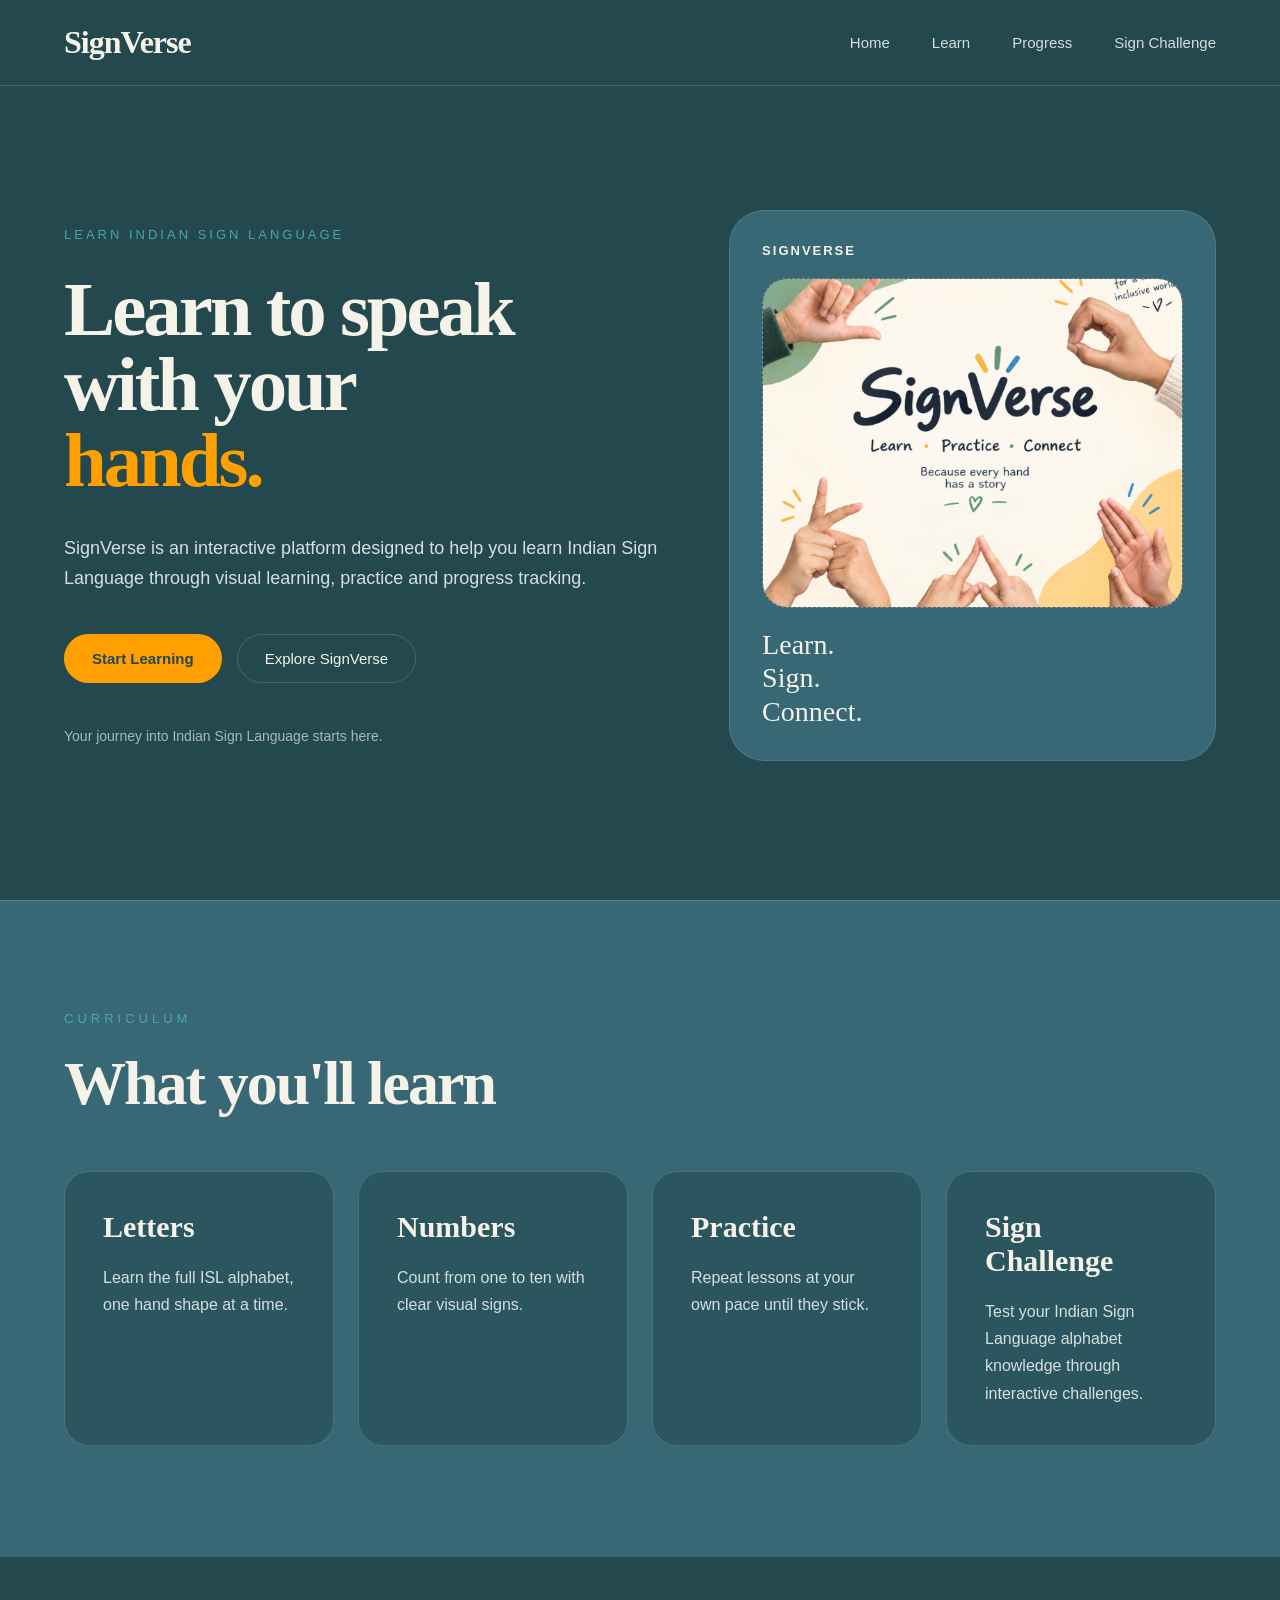
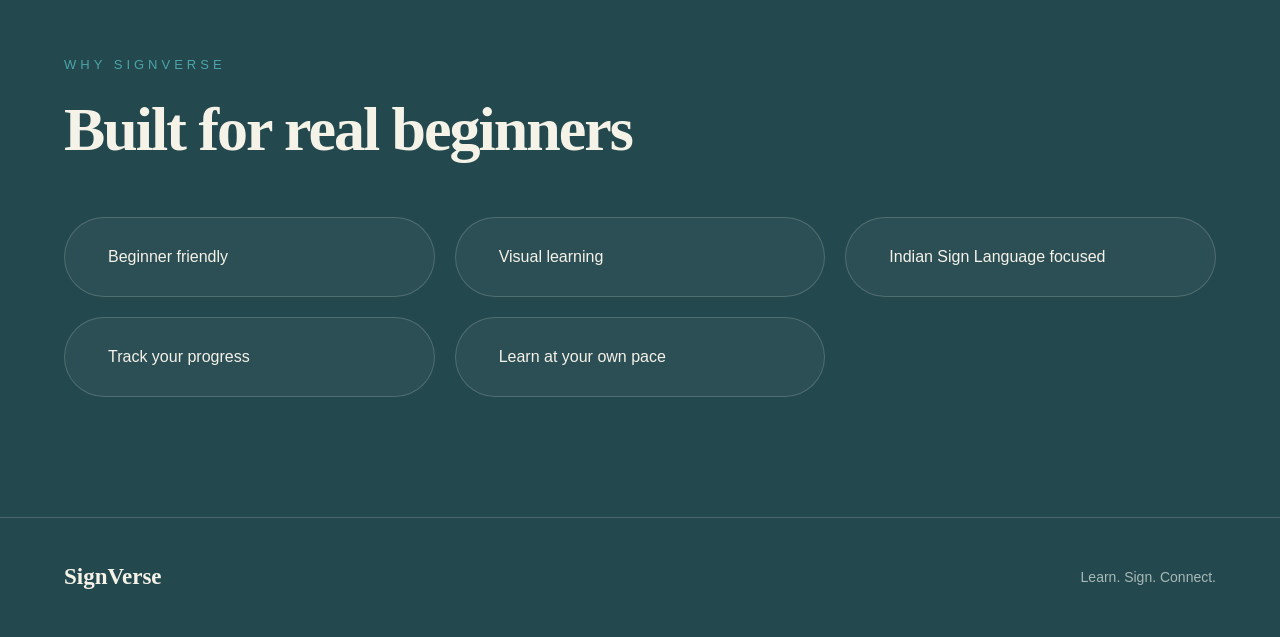
<file: frontend/index.html>
<!DOCTYPE html>
<html lang="en">
<head>
    <meta charset="UTF-8">
    <meta name="viewport" content="width=device-width, initial-scale=1.0">
    <title>SignVerse | Learn Indian Sign Language</title>
    <style>
        /* COLOR PALETTE*/
        :root {
            --dark-teal: #23484E;
            --blue-teal: #386875;
            --teal: #4AA5AA;
            --orange: #FFA000;
            --cream: #F5F2E8;
            --light-text: #D5DFDD;
            --muted-text: #A8B9B8;
            --border: rgba(245, 242, 232, 0.18);
        }
        /*GLOBAL STYLES*/
        * {
            margin: 0;
            padding: 0;
            box-sizing: border-box;
        }
        html {
            scroll-behavior: smooth;
        }
        body {
            background-color: var(--dark-teal);
            color: var(--cream);
            font-family: Arial, Helvetica, sans-serif;
            min-height: 100vh;
            overflow-x: hidden;
        }
        a {
            text-decoration: none;
        }
        /*NAVIGATION BAR*/
        .navbar {
            width: 100%;
            height: 86px;
            display: flex;
            align-items: center;
            justify-content: space-between;
            padding: 0 5%;
            background-color: var(--dark-teal);
            border-bottom: 1px solid var(--border);
            position: relative;
            z-index: 10;
        }
        /* LOGO */
        .logo {
            color: var(--cream);
            font-family: Georgia, "Times New Roman", serif;
            font-size: 32px;
            font-weight: bold;
            letter-spacing: -1px;
        }
        /* NAVIGATION LINKS */
        .nav-links {
            display: flex;
            align-items: center;
            gap: 42px;
        }
        .nav-links a {
            color: var(--light-text);
            font-size: 15px;
            transition: color 0.3s ease;
        }
        .nav-links a:hover {
            color: var(--orange);
        }
        /* RIGHT SIDE BUTTONS */
        .nav-buttons {
            display: flex;
            align-items: center;
            gap: 25px;
        }
        .login-link {
            color: var(--cream);
            font-size: 15px;
            transition: color 0.3s ease;
        }
        .login-link:hover {
            color: var(--orange);
        }
        .signup-button {
            background-color: var(--orange);
            color: var(--dark-teal);
            padding: 13px 24px;
            border-radius: 30px;
            font-size: 15px;
            font-weight: bold;
            transition:
                transform 0.3s ease,
                background-color 0.3s ease;
        }
        .signup-button:hover {
            background-color: #FFB52E;
            transform: translateY(-2px);
        }
        .create-button {
            background-color: #ff9f00;
            color: #1c353a;
            padding: 12px 22px;
            border-radius: 25px;
            text-decoration: none;
            font-size: 14px;
            font-weight: bold;
            transition: all 0.3s ease;
        }
        .logged-out-buttons {
            display: flex;
            align-items: center;
            gap: 25px;
        }
        .index-logout-button {
            display: none;
            background-color: var(--orange);
            color: var(--dark-teal);
            padding: 13px 24px;
            border: none;
            border-radius: 30px;
            font-family: Arial, Helvetica, sans-serif;
            font-size: 15px;
            font-weight: bold;
            cursor: pointer;

            transition:
                transform 0.3s ease,
                background-color 0.3s ease;
        }

        .index-logout-button:hover {
            background-color: #FFB52E;
            transform: translateY(-2px);
        }
        .index-logout-button.show {
            display: inline-block;
        }
        .create-button:hover {
            background-color: #ffb52e;
            transform: translateY(-2px);
        }
        /*HERO SECTION*/
        .hero {
            min-height: calc(100vh - 86px);
            display: flex;
            align-items: center;
            gap: 70px;
            padding: 75px 5% 90px;
            background-color: var(--dark-teal);
        }
        /* LEFT SIDE */
        .hero-content {
            width: 55%;
        }
        .small-heading {
            color: var(--teal);
            font-size: 13px;
            letter-spacing: 3px;
            text-transform: uppercase;
            margin-bottom: 30px;
        }
        .hero h1 {
            font-family: Georgia, "Times New Roman", serif;
            font-size: clamp(55px, 6vw, 82px);
            line-height: 0.98;
            letter-spacing: -3px;
            margin-bottom: 35px;
        }
        .hero h1 span {
            color: var(--orange);
        }
        .hero-description {
            color: var(--light-text);
            font-size: 18px;
            line-height: 1.7;
            max-width: 620px;
            margin-bottom: 40px;
        }
        /*HERO BUTTONS*/
        .hero-buttons {
            display: flex;
            align-items: center;
            gap: 15px;
            margin-bottom: 45px;
        }
        .start-button {
            display: inline-flex;
            align-items: center;
            justify-content: center;
            background-color: var(--orange);
            color: var(--dark-teal);
            padding: 16px 28px;
            border-radius: 30px;
            font-size: 15px;
            font-weight: bold;
            transition:transform 0.3s ease,background-color 0.3s ease;
        }
        .start-button:hover {
            background-color: #FFB52E;
            transform: translateY(-3px);
        }
        .explore-button {
            display: inline-flex;
            align-items: center;
            justify-content: center;
            background-color: transparent;
            color: var(--cream);
            border: 1px solid var(--border);
            padding: 15px 27px;
            border-radius: 30px;
            font-size: 15px;
            transition:background-color 0.3s ease,border-color 0.3s ease;
        }
        .explore-button:hover {
            background-color: rgba(255, 255, 255, 0.08);
            border-color: var(--teal);
        }
        .hero-note {
            color: var(--muted-text);
            font-size: 14px;
        }
        /*HERO RIGHT IMAGE AREA*/
        .hero-visual {
            width: 45%;
            display: flex;
            justify-content: center;
            align-items: center;
        }
        .visual-area {
            width: 100%;
            max-width: 500px;
            min-height: 540px;
            background-color: var(--blue-teal);
            border-radius: 35px;
            padding: 32px;
            display: flex;
            flex-direction: column;
            justify-content: space-between;
            overflow: hidden;
            border: 1px solid rgba(245, 242, 232, 0.12);
        }
        .visual-label {
            color: var(--cream);
            font-size: 13px;
            font-weight: bold;
            letter-spacing: 2px;
        }
        /* IMAGE PLACEHOLDER */
        .image-placeholder {
            width: 100%;
            height: 330px;
            display: flex;
            align-items: center;
            justify-content: center;
            background-color: rgba(35, 72, 78, 0.35);
            border: 1px dashed rgba(245, 242, 232, 0.35);
            border-radius: 25px;
            overflow: hidden;
            margin: 20px 0;
        }
        .image-placeholder span {
            color: rgba(245, 242, 232, 0.55);
            font-size: 15px;
            letter-spacing: 1px;
        }
        .image-placeholder img {
            width: 100%;
            height: 100%;
            object-fit: cover;
            display: block;
        }
        /* VISUAL BOTTOM TEXT */
        .visual-bottom {
            color: var(--cream);
            font-family: Georgia, "Times New Roman", serif;
            font-size: 28px;
            line-height: 1.2;
            max-width: 320px;
        }
        /*CURRICULUM SECTION*/
        .curriculum {
            background-color: var(--blue-teal);
            padding: 110px 5%;
            border-top: 1px solid var(--border);
        }
        .section-label {
            color: var(--teal);
            font-size: 13px;
            letter-spacing: 4px;
            text-transform: uppercase;
            margin-bottom: 25px;
        }
        .section-title {
            font-family: Georgia, "Times New Roman", serif;
            font-size: clamp(42px, 5vw, 62px);
            line-height: 1.05;
            letter-spacing: -2px;
            margin-bottom: 55px;
        }
        .curriculum-grid {
            display: grid;
            grid-template-columns: repeat(4, 1fr);
            gap: 24px;
        }
        .curriculum-card {
            min-height: 215px;
            background-color: rgba(35, 72, 78, 0.55);
            border: 1px solid rgba(245, 242, 232, 0.16);
            border-radius: 25px;
            padding: 38px;
            transition:
                transform 0.3s ease,
                background-color 0.3s ease;
        }
        .curriculum-card:hover {
            transform: translateY(-5px);
            background-color: rgba(35, 72, 78, 0.8);
        }
        .curriculum-card h3 {
            font-family: Georgia, "Times New Roman", serif;
            font-size: 30px;
            margin-bottom: 20px;
            color: var(--cream);
        }
        .curriculum-card p {
            color: var(--light-text);
            font-size: 16px;
            line-height: 1.7;
        }
        /*WHY SIGNVERSE*/
        .why-section {
            background-color: var(--dark-teal);
            padding: 100px 5% 120px;
            border-top: 1px solid var(--border);
        }
        .why-grid {
            display: grid;
            grid-template-columns: repeat(3, 1fr);
            gap: 20px;
            margin-top: 50px;
        }
        .why-item {
            min-height: 80px;
            display: flex;
            align-items: center;
            padding: 25px 30px;
            background-color: rgba(255, 255, 255, 0.045);
            border: 1px solid var(--border);
            border-radius: 50px;
            font-size: 16px;
            color: var(--cream);
        }
        .why-item span {
            color: var(--orange);
            font-size: 20px;
            margin-right: 13px;
        }
        /*CALL TO ACTION*/
        .cta-section {
            min-height: 430px;
            display: flex;
            flex-direction: column;
            align-items: center;
            justify-content: center;
            text-align: center;
            padding: 80px 5%;
            background-color: var(--blue-teal);
            border-top: 1px solid var(--border);
        }
        .cta-section h2 {
            font-family: Georgia, "Times New Roman", serif;
            font-size: clamp(45px, 6vw, 70px);
            line-height: 1.05;
            letter-spacing: -3px;
            margin-bottom: 25px;
        }
        .cta-section h2 span {
            color: var(--orange);
        }
        .cta-section p {
            color: var(--light-text);
            font-family: Georgia, "Times New Roman", serif;
            font-size: 17px;
            margin-bottom: 45px;
        }
        .cta-button {
            display: inline-block;
            background-color: var(--orange);
            color: var(--dark-teal);
            padding: 17px 34px;
            border-radius: 30px;
            font-size: 16px;
            font-weight: bold;
            transition:transform 0.3s ease,background-color 0.3s ease;
        }
        .cta-button:hover {
            background-color: #FFB52E;
            transform: translateY(-3px);
        }
        /*FOOTER*/
        .footer {
            min-height: 120px;
            display: flex;
            align-items: center;
            justify-content: space-between;
            padding: 30px 5%;
            background-color: var(--dark-teal);
            border-top: 1px solid var(--border);
        }
        .footer-logo {
            font-family: Georgia, "Times New Roman", serif;
            font-size: 23px;
            font-weight: bold;
        }
        .footer-text {
            color: var(--muted-text);
            font-size: 14px;
        }
        /*RESPONSIVE DESIGN*/
        @media (max-width: 1100px) {
            .hero {
                gap: 40px;
            }
            .hero h1 {
                font-size: 65px;
            }
            .curriculum-grid {
                grid-template-columns: repeat(2, 1fr);
            }
        }
        /*TABLET*/
        @media (max-width: 800px) {
            /* NAVBAR */
            .navbar {
                height: 75px;
                padding: 0 6%;
            }
            .logo {
                font-size: 27px;
            }
            .nav-links {
                display: none;
            }
            .nav-buttons {
                gap: 15px;
            }
            .login-link {
                font-size: 14px;
            }
            .signup-button {
                padding: 11px 18px;
                font-size: 14px;
            }
            /* HERO */
            .hero {
                flex-direction: column;
                min-height: auto;
                padding: 70px 6% 90px;
                text-align: center;
            }
            .hero-content {
                width: 100%;
            }
            .hero h1 {
                font-size: clamp(48px, 11vw, 68px);
                letter-spacing: -2px;
            }
            .hero-description {
                margin-left: auto;
                margin-right: auto;
                font-size: 16px;
            }
            .hero-buttons {
                justify-content: center;
                flex-wrap: wrap;
            }
            .hero-note {
                margin-top: 10px;
            }
            .hero-visual {
                width: 100%;
                margin-top: 30px;
            }
            .visual-area {
                max-width: 550px;
                min-height: 470px;
            }
            .image-placeholder {
                height: 290px;
            }
            .curriculum-grid {
                grid-template-columns: 1fr;
            }
            .why-grid {
                grid-template-columns: 1fr;
            }
            .footer {
                flex-direction: column;
                gap: 15px;
                text-align: center;
                padding: 35px 6%;
            }
        }
        /*MOBILE*/
        @media (max-width: 500px) {
            .navbar {
                padding: 0 5%;
            }
            .logo {
                font-size: 25px;
            }
            .signup-button {
                padding: 10px 15px;
            }
            .hero {
                padding-top: 55px;
            }
            .small-heading {
                font-size: 11px;
                letter-spacing: 2px;
            }
            .hero h1 {
                font-size: 46px;
            }
            .hero-description {
                font-size: 15px;
            }
            .hero-buttons {
                flex-direction: column;
                width: 100%;
            }
            .start-button,
            .explore-button {
                width: 100%;
                max-width: 260px;
            }
            .visual-area {
                min-height: 400px;
                padding: 25px;
            }
            .image-placeholder {
                height: 245px;
            }
            .visual-bottom {
                font-size: 23px;
            }
            .section-title {
                font-size: 42px;
            }
            .curriculum-card {
                padding: 30px;
            }
            .curriculum-card h3 {
                font-size: 27px;
            }
            .cta-section h2 {
                font-size: 43px;
            }
        }
    </style>
</head>
<body>
    <!-- Navigation -->
    <header class="navbar">
        <a href="index.html" class="logo"> SignVerse </a>

        <nav class="nav-links">
            <a href="index.html"> Home </a>
            <a href="dashboard.html"> Learn </a>
            <a href="progress.html"> Progress </a>
            <a href="sign_challenge.html">Sign Challenge</a>
        </nav>

        
    </header>


    <!-- Hero -->
    <main class="hero">
        <section class="hero-content">
            <p class="small-heading">  Learn Indian Sign Language </p>
            <h1> Learn to speak <br> with your <br> <span> hands. </span> </h1>
            <p class="hero-description">
                SignVerse is an interactive platform designed to help you
                learn Indian Sign Language through visual learning,
                practice and progress tracking.
            </p>
            <div class="hero-buttons">
                <a href="dashboard.html" class="start-button"> Start Learning  </a>
                <a href="#curriculum" class="explore-button">Explore SignVerse </a>
            </div>
            <p class="hero-note"> Your journey into Indian Sign Language starts here. </p>
        </section>

        <section class="hero-visual">
            <div class="visual-area">
                <div class="visual-label"> SIGNVERSE </div>
                <div class="image-placeholder">
                <img src="images/home.png" alt="SignVerse Home Banner">
            </div>
                <div class="visual-bottom"> Learn. <br> Sign. <br> Connect. </div>
            </div>
        </section>
    </main>


    <!-- Curriculum -->
    <section class="curriculum" id="curriculum">
        <p class="section-label"> Curriculum </p>
        <h2 class="section-title"> What you'll learn </h2>
        <div class="curriculum-grid">
            <div class="curriculum-card">
                <h3> Letters </h3>
                <p>
                    Learn the full ISL alphabet,
                    one hand shape at a time.
                </p>
            </div>
            <div class="curriculum-card">
                <h3> Numbers</h3>
                <p>
                    Count from one to ten
                    with clear visual signs.
                </p>
            </div>
            <div class="curriculum-card">
                <h3> Practice </h3>
                <p>
                    Repeat lessons at your own
                    pace until they stick.
                </p>
            </div>
            <!-- SIGN CHALLENGE CARD -->
            <div class="curriculum-card">
                <h3>Sign Challenge</h3>
                <p>
                    Test your Indian Sign Language alphabet knowledge
                    through interactive challenges.
                </p>
            </div>
        </div>
    </section>


    <!-- Why SignVerse -->
    <section class="why-section" id="why-signverse">
        <p class="section-label">  Why SignVerse </p>
        <h2 class="section-title"> Built for real beginners</h2>
        <div class="why-grid">
            <div class="why-item"><span></span>Beginner friendly</div>
            <div class="why-item"><span></span>Visual learning</div>
            <div class="why-item"><span></span>Indian Sign Language focused</div>
            <div class="why-item"><span></span>Track your progress</div>
            <div class="why-item"><span></span>Learn at your own pace</div>
        </div>
    </section>


    <!-- Footer -->
    <footer class="footer">
        <div class="footer-logo">SignVerse</div>
        <div class="footer-text">Learn. Sign. Connect.</div>
    </footer>


    <script src="js/script.js"></script>
</body>
</html>
</file>
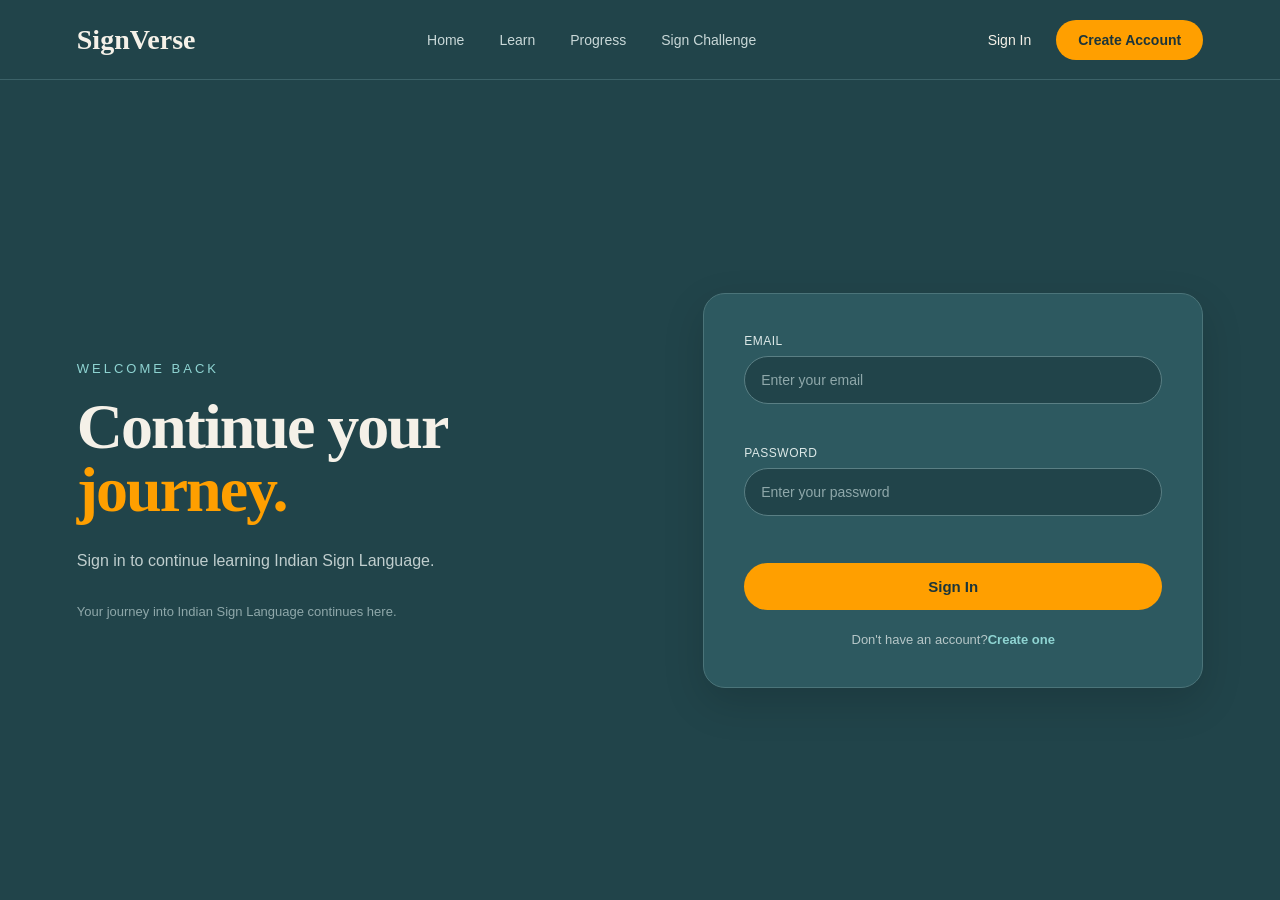
<file: frontend/dashboard.html>
<!DOCTYPE html>
<html lang="en">
<head>
    <meta charset="UTF-8">
    <meta
        name="viewport"
        content="width=device-width, initial-scale=1.0"
    >
    <title>Dashboard | SignVerse</title>
    <style>
        /* COLOR PALETTE */
        :root {
            --dark-teal: #23484E;
            --blue-teal: #386875;
            --teal: #4AA5AA;
            --orange: #FFA000;
            --cream: #F5F2E8;
            --light-text: #D5DFDD;
            --muted-text: #A8B9B8;
            --border: rgba(245, 242, 232, 0.18);
        }
        /* GLOBAL STYLES */
        * {
            margin: 0;
            padding: 0;
            box-sizing: border-box;
        }
        html {
            scroll-behavior: smooth;
        }
        body {
            background-color: var(--dark-teal);
            color: var(--cream);
            font-family: Arial, Helvetica, sans-serif;
            min-height: 100vh;
            overflow-x: hidden;
        }
        a {
            text-decoration: none;
        }
        /* HEADER */
        .header {
            width: 100%;
            height: 86px;
            display: flex;
            align-items: center;
            justify-content: space-between;
            padding: 0 5%;
            background-color: var(--dark-teal);
            border-bottom: 1px solid var(--border);
            position: relative;
            z-index: 10;
        }
        /*LOGO*/
        .logo {
            color: var(--cream);
            font-family: Georgia, "Times New Roman", serif;
            font-size: 32px;
            font-weight: bold;
            letter-spacing: -1px;
        }
        .logo:hover {
            color: var(--cream);
        }
        /*NAVIGATION*/
        .header-nav {
            display: flex;
            align-items: center;
            gap: 42px;
        }
        .header-nav a {
            color: var(--light-text);
            font-size: 15px;
            transition: color 0.3s ease;
        }
        .header-nav a:hover {
            color: var(--orange);
        }
        .header-nav a.active {
            color: var(--teal);
        }
        /*LOGOUT*/
        .logout-button {
            padding: 12px 22px;
            border: 1px solid var(--border);
            border-radius: 25px;
            background-color: var(--orange);
            color: var(--dark-teal);
            font-size: 14px;
            font-weight: bold;
            text-decoration: none;
            cursor: pointer;
            transition: all 0.3s ease;
            text-decoration: none;

        }
        .logout-button:hover {
            background-color: var(--orange);
            border-color: var(--orange);
            color: var(--dark-teal);
            transform: translateY(-2px);
        }
        /*DASHBOARD*/
        .dashboard {
            width: 100%;
            max-width: 1200px;
            margin: 0 auto;
            padding: 75px 5% 100px;
        }
        /*WELCOME SECTION*/
        .dashboard-welcome {
            margin-bottom: 55px;
        }
        .small-heading {
            color: var(--teal);
            font-size: 13px;
            font-weight: 600;
            letter-spacing: 3px;
            text-transform: uppercase;
            margin-bottom: 25px;
        }
        .dashboard-welcome h1 {
            font-family: Georgia, "Times New Roman", serif;
            font-size: clamp(48px, 6vw, 72px);
            font-weight: 700;
            line-height: 1;
            letter-spacing: -3px;
            margin-bottom: 22px;
        }
        .dashboard-welcome h1 span {
            color: var(--orange);
        }
        .dashboard-welcome > p:last-child {
            color: var(--light-text);
            font-size: 17px;
            line-height: 1.7;
        }
        /*PROGRESS SECTION*/
        .progress-section {
            width: 100%;
            margin-bottom: 85px;
        }
        .progress-cards {
            display: grid;
            grid-template-columns: repeat(2, 1fr);
            gap: 24px;
        }
        /*PROGRESS CARD*/
        .progress-card {
            padding: 32px;
            background-color: rgba(56, 104, 117, 0.55);
            border: 1px solid var(--border);
            border-radius: 25px;
            transition:
                transform 0.3s ease,
                background-color 0.3s ease,
                border-color 0.3s ease;
        }
        .progress-card:hover {
            transform: translateY(-5px);
            background-color: rgba(56, 104, 117, 0.75);
            border-color: rgba(245, 242, 232, 0.28);
        }
        /*CARD LABEL*/
        .progress-card-label {
            color: var(--light-text);
            font-size: 12px;
            font-weight: 600;
            letter-spacing: 3px;
            margin-bottom: 20px;
        }
        /*PERCENTAGE*/
        .progress-percentage {
            font-family: Georgia, "Times New Roman", serif;
            font-size: 44px;
            line-height: 1;
            margin-bottom: 12px;
        }
        .letters-percentage {
            color: var(--teal);
        }
        .numbers-percentage {
            color: var(--orange);
        }
        /*PROGRESS TEXT*/
        .progress-text {
            color: var(--light-text);
            font-size: 14px;
            margin-bottom: 20px;
        }
        /*PROGRESS BAR*/
        .progress-bar {
            width: 100%;
            height: 9px;
            background-color: rgba(35, 72, 78, 0.75);
            border-radius: 20px;
            overflow: hidden;
        }
        .progress-fill {
            height: 100%;
            width: 0%;
            border-radius: 20px;
            transition: width 0.6s ease;
        }
        .letters-fill {
            background-color: var(--teal);
        }
        .numbers-fill {
            background-color: var(--orange);
        }
        /*LEARNING SECTION*/
        .learning-section {
            width: 100%;
        }
        .learning-heading {
            margin-bottom: 38px;
        }
        .learning-heading h2 {
            font-family: Georgia, "Times New Roman", serif;
            font-size: clamp(40px, 5vw, 58px);
            line-height: 1.05;
            letter-spacing: -2px;
            margin-bottom: 15px;
        }
        .learning-heading p:last-child {
            color: var(--light-text);
            font-size: 16px;
            line-height: 1.7;
        }
        /*LEARNING CARDS*/
        .learning-cards {
            display: grid;
            grid-template-columns: repeat(2, 1fr);
            gap: 24px;
        }
        .learning-card {
            position: relative;
            min-height: 285px;
            padding: 35px;
            background-color: rgba(56, 104, 117, 0.55);
            border: 1px solid var(--border);
            border-radius: 25px;
            display: flex;
            flex-direction: column;
            justify-content: space-between;
            overflow: hidden;
            transition:
                transform 0.3s ease,
                background-color 0.3s ease,
                border-color 0.3s ease;
        }
        .learning-card:hover {
            transform: translateY(-5px);
            background-color: rgba(56, 104, 117, 0.75);
        }
        .letters-card:hover {
            border-color: var(--teal);
        }
        .numbers-card:hover {
            border-color: var(--orange);
        }
        /*CARD TOP*/
        .learning-card-top {
            display: flex;
            justify-content: space-between;
            align-items: flex-start;
        }
        /*LARGE SYMBOL*/
        .learning-symbol {
            font-family: Georgia, "Times New Roman", serif;
            font-size: 58px;
            line-height: 1;
        }
        .letters-card .learning-symbol {
            color: var(--teal);
        }
        .numbers-card .learning-symbol {
            color: var(--orange);
        }
        /*LEVEL BADGE*/
        .level-badge {
            padding: 7px 13px;
            border: 1px solid var(--border);
            border-radius: 20px;
            color: var(--light-text);
            font-size: 9px;
            letter-spacing: 2px;
            text-transform: uppercase;
        }
        /*CARD CONTENT*/
        .learning-card-content {
            margin-top: 25px;
        }
        .learning-card-content h3 {
            font-family: Georgia, "Times New Roman", serif;
            font-size: 30px;
            margin-bottom: 12px;
            color: var(--cream);
        }
        .learning-card-content p {
            color: var(--light-text);
            font-size: 14px;
            line-height: 1.7;
            max-width: 450px;
        }
        /*START LEARNING BUTTON*/
        .learning-button {
            display: inline-flex;
            align-items: center;
            justify-content: center;
            width: fit-content;
            margin-top: 28px;
            padding: 13px 21px;
            border: none;
            border-radius: 30px;
            text-decoration: none;
            font-size: 14px;
            font-weight: bold;
            cursor: pointer;
            transition:
                transform 0.3s ease,
                background-color 0.3s ease;
        }
        .learning-button:hover {
            transform: translateY(-3px);
        }
        /* LETTERS BUTTON */
        .letters-button {
            background-color: var(--teal);
            color: var(--dark-teal);
        }
        .letters-button:hover {
            background-color: #66B8BC;
        }
        /* NUMBERS BUTTON */
        .numbers-button {
            background-color: var(--orange);
            color: var(--dark-teal);
        }
        .numbers-button:hover {
            background-color: #FFB52E;
        }
        /*RESPONSIVE DESIGN*/
        @media (max-width: 900px) {
            .dashboard {
                padding: 65px 6% 80px;
            }
            .progress-cards {
                grid-template-columns: 1fr;
            }
            .learning-cards {
                grid-template-columns: 1fr;
            }
        }
        /* TABLET */
        @media (max-width: 800px) {
            .header {
                height: 75px;
                padding: 0 6%;
            }
            .logo {
                font-size: 27px;
            }
            .header-nav {
                gap: 22px;
            }
            .header-nav a {
                font-size: 13px;
            }
            .logout-button {
                padding: 10px 18px;
                font-size: 13px;
            }
            .dashboard {
                padding: 60px 6% 75px;
            }
            .dashboard-welcome {
                margin-bottom: 45px;
            }
            .dashboard-welcome h1 {
                font-size: clamp(45px, 8vw, 62px);
            }
            .learning-heading h2 {
                font-size: 45px;
            }
        }
        /* MOBILE */
        @media (max-width: 550px) {
            .header {
                height: auto;
                min-height: 70px;
                padding: 15px 5%;
                flex-wrap: wrap;
                gap: 15px;
            }
            .logo {
                font-size: 25px;
            }
            .header-nav {
                order: 3;
                width: 100%;
                justify-content: center;
                padding-top: 13px;
                border-top: 1px solid var(--border);
                gap: 28px;
            }
            .header-nav a {
                font-size: 12px;
            }
            .logout-button {
                padding: 9px 16px;
            }
            .dashboard {
                padding: 55px 5% 65px;
            }
            .small-heading {
                font-size: 11px;
                letter-spacing: 2px;
            }
            .dashboard-welcome h1 {
                font-size: 43px;
                letter-spacing: -2px;
            }
            .dashboard-welcome > p:last-child {
                font-size: 15px;
            }
            .progress-card {
                padding: 28px;
            }
            .progress-percentage {
                font-size: 40px;
            }
            .learning-heading h2 {
                font-size: 38px;
            }
            .learning-card {
                min-height: 270px;
                padding: 28px;
            }
            .learning-symbol {
                font-size: 52px;
            }
            .learning-card-content h3 {
                font-size: 27px;
            }
        }
    </style>
</head>
<body>
    <!-- HEADER -->
    <header class="header">
        <!-- LOGO -->
        <a href="dashboard.html" class="logo"> SignVerse </a>
        <!-- NAVIGATION -->
        <nav class="header-nav">
            <a href="index.html">Home</a>
            <a href="dashboard.html" class="active">Learn</a>
            <a href="progress.html">Progress</a>
            <a href="sign_challenge.html">Sign Challenge</a>
        </nav>
        <!-- LOGOUT -->
        <button class="logout-button" id="logout-button"> Logout </button>
    </header>
    <!-- MAIN DASHBOARD -->
    <main class="dashboard">
        <!-- WELCOME -->
        <section class="dashboard-welcome">
            <p class="small-heading"> Your SignVerse Journey </p>
            <h1>Welcome back,<span id="user-name">User</span>.</h1>
            <p>Keep learning and continue building your signing skills.</p>
        </section>
        <!-- LEARNING -->
        <section class="learning-section">
            <div class="learning-heading">
                <p class="small-heading"> Learning</p>
                <h2>Where do you want to start?</h2>
                <p>Choose a topic and start learning at your own pace.</p>
            </div>
            <!-- LEARNING CARDS -->
            <div class="learning-cards">
                <!-- LETTERS CARD -->
                <div class="learning-card letters-card">
                    <div>
                        <!-- CARD TOP -->
                        <div class="learning-card-top">
                            <div class="learning-symbol"> A </div>
                            <span class="level-badge"> Beginner </span>
                        </div>
                        <!-- CARD CONTENT -->
                        <div class="learning-card-content">
                            <h3> Letters </h3>
                            <p> Learn the Indian Sign Language alphabet through simple and interactive lessons.</p>
                        </div>
                    </div>
                    <!-- BUTTON -->
                    <a href="learning.html?type=letters" class="learning-button letters-button">Start Learning</a>
                </div>
                <!-- NUMBERS CARD -->
                <div class="learning-card numbers-card">
                    <div>
                        <!-- CARD TOP -->
                        <div class="learning-card-top">
                            <div class="learning-symbol">1</div>
                            <span class="level-badge"> Beginner</span>
                        </div>
                        <!-- CARD CONTENT -->
                        <div class="learning-card-content">
                            <h3>Numbers</h3>
                            <p>Learn numbers through simple and interactive Indian Sign Language lessons.</p>
                        </div>
                    </div>
                    <!-- BUTTON -->
                    <a href="learning.html?type=numbers" class="learning-button numbers-button">Start Learning</a>
                </div>
            </div>
        </section>
    </main>
    <!-- JAVASCRIPT -->
    <script src="js/script.js"></script>
</body>
</html>
</file>
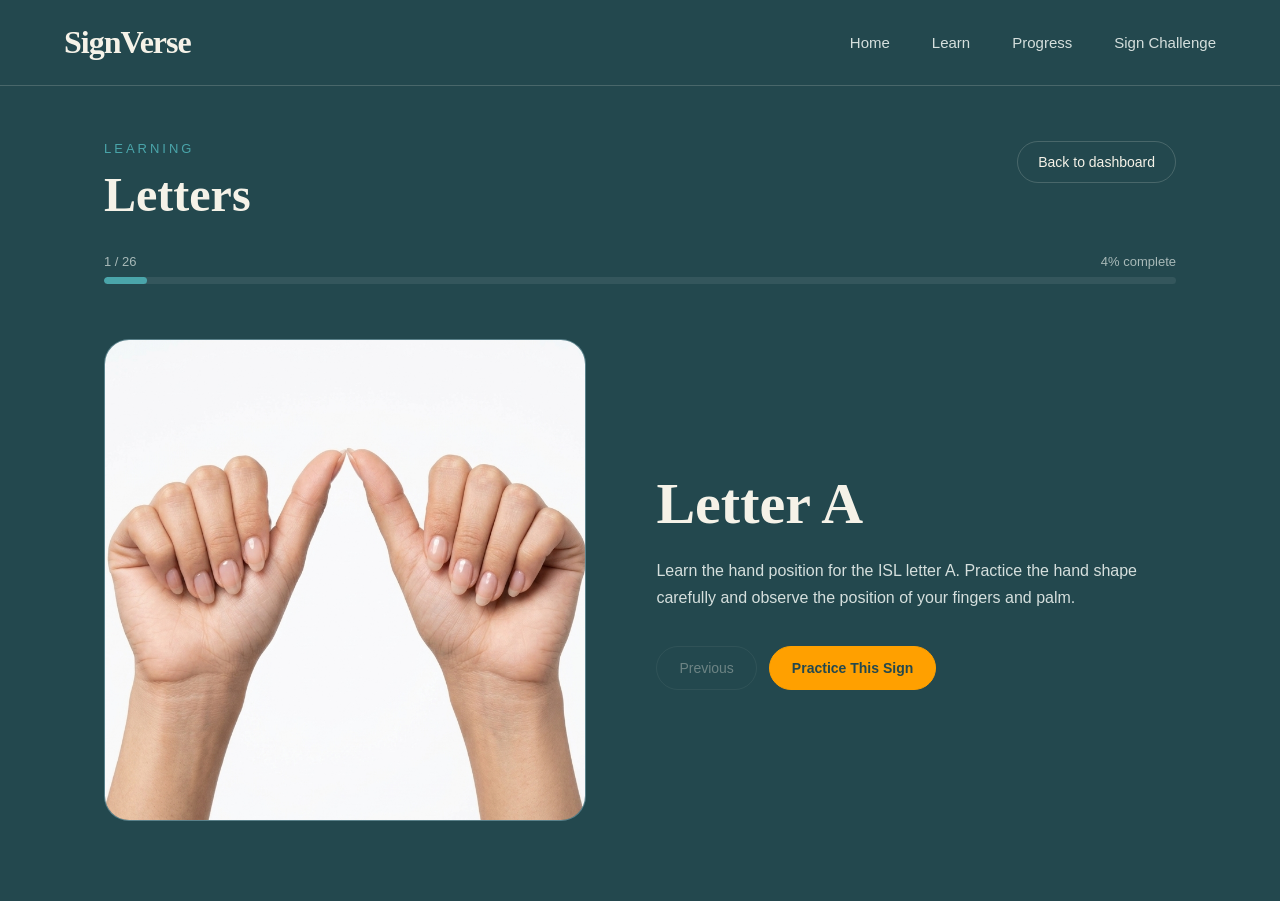
<file: frontend/learning.html>
<!DOCTYPE html>
<html lang="en">
<head>
    <meta charset="UTF-8">
    <meta name="viewport" content="width=device-width, initial-scale=1.0">
    <title>Learn | SignVerse</title>

    <style>
        :root {
            --dark-teal: #23484E;
            --blue-teal: #386875;
            --teal: #4AA5AA;
            --orange: #FFA000;
            --cream: #F5F2E8;
            --light-text: #D5DFDD;
            --muted-text: #A8B9B8;
            --border: rgba(245, 242, 232, 0.18);
        }

        * {
            margin: 0;
            padding: 0;
            box-sizing: border-box;
        }

        html {
            scroll-behavior: smooth;
        }

        body {
            background-color: var(--dark-teal);
            color: var(--cream);
            font-family: Arial, Helvetica, sans-serif;
            min-height: 100vh;
            overflow-x: hidden;
        }

        a {
            text-decoration: none;
        }

        .navbar {
            width: 100%;
            height: 86px;
            display: flex;
            align-items: center;
            justify-content: space-between;
            padding: 0 5%;
            background-color: var(--dark-teal);
            border-bottom: 1px solid var(--border);
            position: relative;
            z-index: 10;
        }

        .logo {
            color: var(--cream);
            font-family: Georgia, "Times New Roman", serif;
            font-size: 32px;
            font-weight: bold;
            letter-spacing: -1px;
        }

        .nav-links {
            display: flex;
            align-items: center;
            gap: 42px;
        }

        .nav-links a {
            color: var(--light-text);
            font-size: 15px;
            transition: color 0.3s ease;
        }

        .nav-links a:hover {
            color: var(--orange);
        }

        .logout-button {
            display: none;
            background-color: var(--orange);
            color: var(--dark-teal);
            padding: 13px 24px;
            border: none;
            border-radius: 30px;
            font-family: Arial, Helvetica, sans-serif;
            font-size: 15px;
            font-weight: bold;
            cursor: pointer;
            transition: transform 0.3s ease, background-color 0.3s ease;
        }

        .logout-button:hover {
            background-color: #FFB52E;
            color: var(--dark-teal);
        }

        .learning-page {
            width: 100%;
            max-width: 1200px;
            margin: 0 auto;
            padding: 55px 5% 80px;
        }

        .learning-top {
            display: flex;
            justify-content: space-between;
            align-items: flex-start;
            margin-bottom: 35px;
        }

        .small-heading {
            color: var(--teal);
            font-size: 13px;
            letter-spacing: 3px;
            text-transform: uppercase;
            margin-bottom: 15px;
        }

        .learning-top h1 {
            font-family: Georgia, "Times New Roman", serif;
            font-size: 48px;
            line-height: 1;
        }

        .back-button {
            color: var(--cream);
            border: 1px solid var(--border);
            border-radius: 30px;
            padding: 12px 20px;
            font-size: 14px;
            transition: all 0.3s ease;
        }

        .back-button:hover {
            border-color: var(--teal);
            color: var(--teal);
        }

        .progress-info {
            display: flex;
            justify-content: space-between;
            align-items: center;
            color: var(--muted-text);
            font-size: 13px;
            margin-bottom: 8px;
        }

        .progress-bar {
            width: 100%;
            height: 7px;
            background-color: rgba(255, 255, 255, 0.08);
            border-radius: 20px;
            overflow: hidden;
            margin-bottom: 55px;
        }

        .progress-fill {
            width: 3.84%;
            height: 100%;
            background-color: var(--teal);
            border-radius: 20px;
            transition: width 0.4s ease;
        }

        .learning-content {
            display: grid;
            grid-template-columns: 45% 55%;
            align-items: center;
            gap: 70px;
        }

        .sign-image-container {
            width: 100%;
            aspect-ratio: 1 / 1;
            height: auto;
            min-width: 0;
            display: flex;
            align-items: center;
            justify-content: center;
            background-color: var(--blue-teal);
            border: 1px solid var(--border);
            border-radius: 25px;
            overflow: hidden;
        }

        .sign-image-container img {
            width: 100%;
            height: 100%;
            object-fit: contain;
            object-position: center;
            display: none;
        }

        .image-placeholder {
            color: var(--light-text);
            font-size: 15px;
            letter-spacing: 1px;
            opacity: 0.7;
            text-align: center;
            padding: 20px;
        }

        .letter-content h2 {
            font-family: Georgia, "Times New Roman", serif;
            font-size: 58px;
            margin-bottom: 20px;
        }

        .letter-content p {
            color: var(--light-text);
            font-size: 16px;
            line-height: 1.7;
            max-width: 500px;
            margin-bottom: 35px;
        }

        .navigation-buttons {
            display: flex;
            gap: 12px;
        }

        .previous-button,
        .next-button {
            padding: 13px 22px;
            border-radius: 30px;
            font-size: 14px;
            cursor: pointer;
            transition: all 0.3s ease;
        }

        .previous-button {
            background-color: transparent;
            color: var(--cream);
            border: 1px solid var(--border);
        }

        .previous-button:hover {
            border-color: var(--teal);
            color: var(--teal);
        }

        .previous-button:disabled {
            opacity: 0.35;
            cursor: not-allowed;
        }

        .next-button {
            background-color: var(--orange);
            color: var(--dark-teal);
            border: 1px solid var(--orange);
            font-weight: bold;
        }

        .next-button:hover {
            background-color: #FFB52E;
            border-color: #FFB52E;
            transform: translateY(-2px);
        }

        @media (max-width: 800px) {
            .navbar {
                height: 75px;
                padding: 0 6%;
            }

            .logo {
                font-size: 27px;
            }

            .nav-links {
                display: none;
            }

            .learning-page {
                padding: 45px 6% 60px;
            }

            .learning-top {
                flex-direction: column;
                gap: 25px;
            }

            .learning-content {
                grid-template-columns: 1fr;
                gap: 40px;
            }

            .sign-image-container {
                height: 350px;
            }

            .letter-content h2 {
                font-size: 48px;
            }
        }

        @media (max-width: 500px) {
            .navbar {
                padding: 0 5%;
            }

            .logo {
                font-size: 25px;
            }

            .learning-page {
                padding-top: 40px;
            }

            .learning-top h1 {
                font-size: 40px;
            }

            .sign-image-container {
                height: 300px;
            }

            .letter-content h2 {
                font-size: 42px;
            }

            .letter-content p {
                font-size: 15px;
            }

            .navigation-buttons {
                flex-wrap: wrap;
            }
        }
    </style>
</head>

<body>

    <!-- NAVIGATION BAR -->
    <header class="navbar">

        <a href="dashboard.html" class="logo">SignVerse</a>

        <nav class="nav-links">
            <a href="index.html">Home</a>
            <a href="dashboard.html">Learn</a>
            <a href="progress.html">Progress</a>
            <a href="sign_challenge.html">Sign Challenge</a>
        </nav>

        <button class="logout-button" id="logout-button">
            Logout
        </button>

    </header>

    <!-- MAIN LEARNING PAGE -->
    <main class="learning-page">

        <div class="learning-top">

            <div>
                <p class="small-heading">Learning</p>
                <h1 id="lesson-title">Letters</h1>
            </div>

            <a href="dashboard.html" class="back-button">
                Back to dashboard
            </a>

        </div>

        <!-- PROGRESS INFORMATION -->
        <div class="progress-info">
            <span id="progress-count">1 / 26</span>
            <span id="progress-percentage">4% complete</span>
        </div>

        <div class="progress-bar">
            <div class="progress-fill" id="progress-fill"></div>
        </div>

        <!-- LEARNING CONTENT -->
        <section class="learning-content">

            <div class="sign-image-container">

                <img
                    id="sign-image"
                    src=""
                    alt="Indian Sign Language hand sign"
                >

                <span class="image-placeholder" id="image-placeholder">
                    Hand sign image will appear here
                </span>

            </div>

            <div class="letter-content">

                <h2 id="letter-title">Letter A</h2>

                <p id="letter-description">
                    Learn the hand position for the ISL letter A.
                    Practice the hand shape carefully and observe
                    the position of your fingers and palm.
                </p>

                <div class="navigation-buttons">

                    <button
                        class="previous-button"
                        id="previous-button"
                        disabled
                    >
                        Previous
                    </button>

                    <button class="next-button" id="next-button">
                        Next
                    </button>

                </div>

            </div>

        </section>

    </main>

    <script>

        // LETTER AND NUMBER LISTS

        const letters = [
            "A", "B", "C", "D", "E", "F", "G",
            "H", "I", "J", "K", "L", "M", "N",
            "O", "P", "Q", "R", "S", "T", "U",
            "V", "W", "X", "Y", "Z"
        ];

        const numbers = [
            "1", "2", "3", "4", "5",
            "6", "7", "8", "9", "10"
        ];


        // GET TYPE AND ITEM FROM URL

        const urlParams =
            new URLSearchParams(window.location.search);

        const learningType =
            urlParams.get("type") === "numbers"
                ? "numbers"
                : "letters";


        // SELECT CURRENT LIST

        const items =
            learningType === "numbers"
                ? numbers
                : letters;


        // GET CURRENT ITEM FROM URL FIRST

        const itemFromURL = urlParams.get("item");

        const savedItem = localStorage.getItem(
            "lastItem_" + learningType
        );

        let currentItem = 0;

        const itemToLoad = itemFromURL || savedItem;

        if (itemToLoad) {

            const itemIndex = items.indexOf(
                itemToLoad.toUpperCase()
            );

            if (itemIndex !== -1) {
                currentItem = itemIndex;
            }

        }


        // GET HTML ELEMENTS

        const lessonTitle =
            document.getElementById("lesson-title");

        const letterTitle =
            document.getElementById("letter-title");

        const letterDescription =
            document.getElementById("letter-description");

        const signImage =
            document.getElementById("sign-image");

        const imagePlaceholder =
            document.getElementById("image-placeholder");

        const progressCount =
            document.getElementById("progress-count");

        const progressPercentage =
            document.getElementById("progress-percentage");

        const progressFill =
            document.getElementById("progress-fill");

        const previousButton =
            document.getElementById("previous-button");

        const nextButton =
            document.getElementById("next-button");


        // DISPLAY CURRENT ITEM

        function showItem() {

            const item = items[currentItem];

            // SAVE CURRENT LEARNING POSITION

            localStorage.setItem(
                "lastItem_" + learningType,
                item
            );


            // LETTERS

            if (learningType === "letters") {

                lessonTitle.textContent = "Letters";

                letterTitle.textContent = "Letter " + item;

                letterDescription.textContent =
                    "Learn the hand position for the ISL letter " +
                    item +
                    ". Practice the hand shape carefully and observe " +
                    "the position of your fingers and palm.";

                signImage.src =
                    "images/letters/" + item + ".png";

                signImage.alt =
                    "Indian Sign Language hand sign for letter " +
                    item;

            }


            // NUMBERS

            else {

                lessonTitle.textContent = "Numbers";

                letterTitle.textContent = "Number " + item;

                letterDescription.textContent =
                    "Learn the hand position for the ISL number " +
                    item +
                    ". Observe the finger positions carefully and " +
                    "study the hand shape carefully.";

                signImage.src =
                    "images/numbers/" + item + ".png";

                signImage.alt =
                    "Indian Sign Language hand sign for number " +
                    item;

            }


            // IMAGE LOADING

            signImage.onload = function () {

                signImage.style.display = "block";

                imagePlaceholder.style.display = "none";

            };


            // IMAGE NOT FOUND

            signImage.onerror = function () {

                signImage.style.display = "none";

                imagePlaceholder.style.display = "block";

            };


            // PROGRESS CALCULATION

            const currentPosition = currentItem + 1;

            const totalItems = items.length;

            const percentage = Math.round(
                (currentPosition / totalItems) * 100
            );


            progressCount.textContent =
                currentPosition + " / " + totalItems;

            progressPercentage.textContent =
                percentage + "% complete";

            progressFill.style.width =
                percentage + "%";


            // PREVIOUS BUTTON

            previousButton.disabled =
                currentItem === 0;


            // NEXT BUTTON

            if (currentItem === items.length - 1) {
                nextButton.textContent =
                    learningType === "numbers" ? "Finish Learning" : "Finish";

            } else {
                nextButton.textContent =
                    learningType === "numbers" ? "Next Number" : "Practice This Sign";
            }

        }


        // NEXT BUTTON
        // OPEN PRACTICE PAGE FOR THE CURRENT ITEM

        // NEXT BUTTON
        // SAVE COMPLETED ITEM AND CONTINUE

        nextButton.addEventListener("click", async function () {

            const item = items[currentItem];

            // Get logged-in user
            const savedUser = localStorage.getItem("user");

            if (!savedUser) {
                window.location.href = "login.html";
                return;
            }

            const user = JSON.parse(savedUser);

            nextButton.disabled = true;

            try {
                // Save progress only for numbers here.
                // Letters are saved through camera practice.
                if (learningType === "numbers") {

                    const response = await fetch(
                        "http://127.0.0.1:8000/progress",
                        {
                            method: "POST",
                            headers: {
                                "Content-Type": "application/json"
                            },
                            body: JSON.stringify({
                                user_id: user.id,
                                learning_type: "numbers",
                                item: item
                            })
                        }
                    );

                    const data = await response.json();

                    if (!response.ok) {
                        throw new Error(data.detail || "Could not save progress");
                    }

                    // Update locally stored user information
                    if (data.user) {
                        localStorage.setItem("user", JSON.stringify(data.user));
                    }
                }

                // Finish lesson
                if (currentItem === items.length - 1) {
                    window.location.href = "dashboard.html";
                    return;
                }

                // Letters go to camera practice
                if (learningType === "letters") {
                    window.location.href =
                        "practice.html?type=letters&item=" + item;
                }

                // Numbers continue visually
                else {
                    const nextNumber = Number(item) + 1;

                    window.location.href =
                        "learning.html?type=numbers&item=" + nextNumber;
                }

            } catch (error) {
                console.error("Progress saving error:", error);
                alert("Unable to save your progress. Please try again.");
                nextButton.disabled = false;
            }
        });


        // PREVIOUS BUTTON

        previousButton.addEventListener("click", function () {

            if (currentItem > 0) {

                currentItem--;

                showItem();

                // UPDATE URL TO MATCH CURRENT ITEM

                history.replaceState(
                    null,
                    "",
                    "learning.html?type=" +
                    learningType +
                    "&item=" +
                    items[currentItem]
                );

            }

        });


        // LOGOUT BUTTON

        document.getElementById("logout-button")
            .addEventListener("click", function () {

                localStorage.removeItem("user");
                localStorage.removeItem("access_token");

                window.location.href = "index.html";

            });

        // INITIAL PAGE LOAD

        showItem();

    </script>

</body>
</html>
</file>
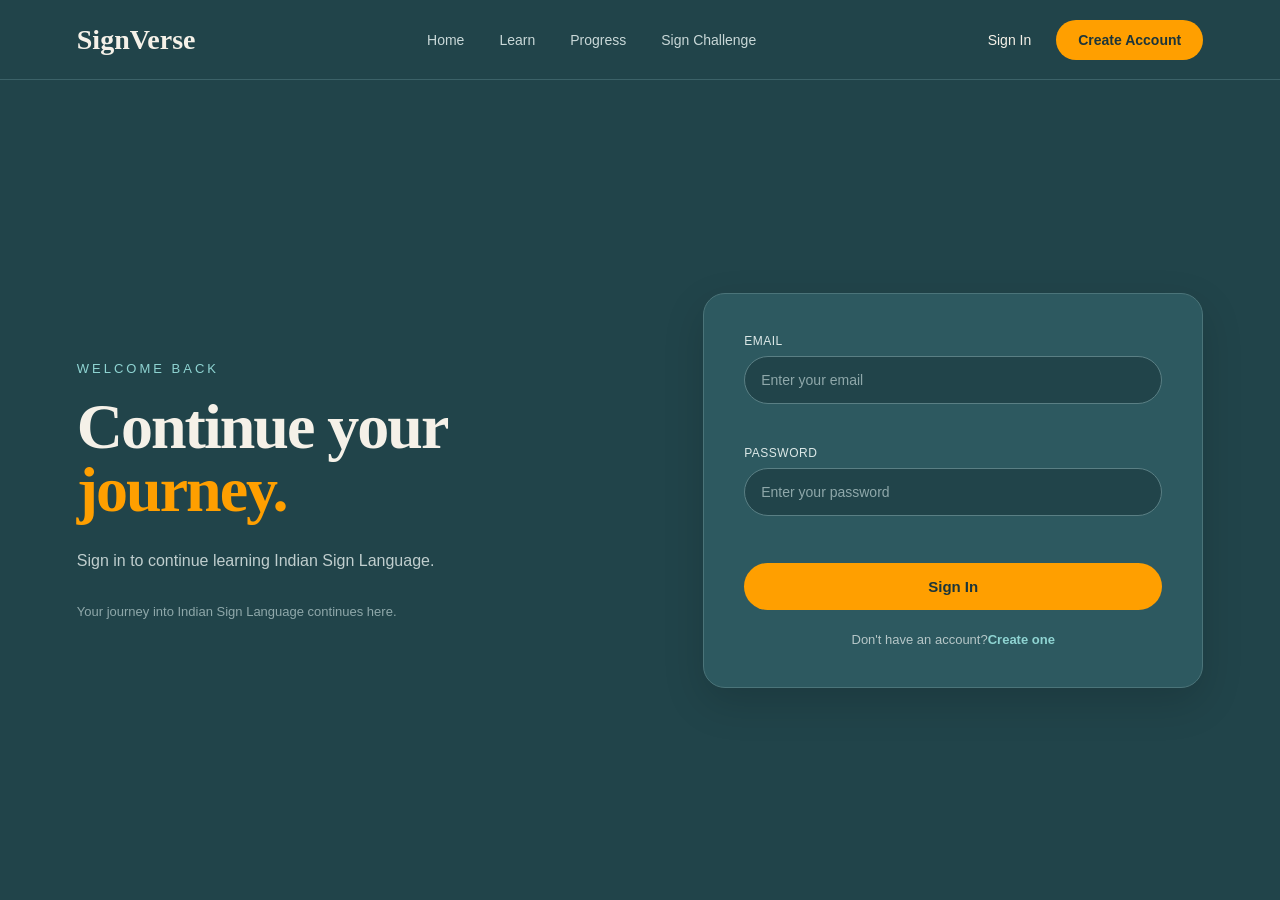
<file: frontend/login.html>
<!DOCTYPE html>
<html lang="en">
<head>
    <meta charset="UTF-8">
    <meta
        name="viewport"
        content="width=device-width, initial-scale=1.0"
    >
    <title>Sign In | SignVerse</title>
    <style>
        /*GLOBAL STYLES*/
        * {
            margin: 0;
            padding: 0;
            box-sizing: border-box;
        }
        body {
            background-color: #21444a;
            color: #f5f1e8;
            font-family: Arial, sans-serif;
            min-height: 100vh;
        }
        /*HEADER*/
        .navbar {
            width: 100%;
            height: 80px;
            display: flex;
            align-items: center;
            justify-content: space-between;
            padding: 0 6%;
            background-color: #21444a;
            border-bottom: 1px solid #3c6268;
        }
        /*LOGO*/
        .logo {
            color: #f5f1e8;
            font-family: Georgia, serif;
            font-size: 28px;
            font-weight: bold;
            text-decoration: none;
        }
        /*NAVIGATION LINKS*/
        .nav-links {
            display: flex;
            gap: 35px;
        }
        .nav-links a {
            color: #c9d8d8;
            text-decoration: none;
            font-size: 14px;
            transition: color 0.3s ease;
        }
        .nav-links a:hover {
            color: #ffffff;
        }
        /*RIGHT SIDE BUTTONS*/
        .nav-buttons {
            display: flex;
            align-items: center;
            gap: 25px;
        }
        .login-link {
            color: #f5f1e8;
            text-decoration: none;
            font-size: 14px;
        }
        .create-button {
            background-color: #ff9f00;
            color: #1c353a;
            padding: 12px 22px;
            border-radius: 25px;
            text-decoration: none;
            font-size: 14px;
            font-weight: bold;
            transition: all 0.3s ease;
        }
        .create-button:hover {
            background-color: #ffb52e;
            transform: translateY(-2px);
        }
        /*LOGIN PAGE*/
        .auth-page {
            min-height: calc(100vh - 80px);
            display: flex;
            align-items: center;
            justify-content: center;
            padding: 60px 6%;
        }
        /*LOGIN CONTAINER*/
        .auth-container {
            width: 100%;
            max-width: 1200px;
            display: flex;
            align-items: center;
            justify-content: space-between;
            gap: 80px;
        }
        /*LEFT CONTENT*/
        .auth-intro {
            width: 50%;
            padding-right: 30px;
        }
        .auth-small-text {
            color: #8fd4d2;
            font-size: 13px;
            text-transform: uppercase;
            letter-spacing: 3px;
            margin-bottom: 20px;
        }
        .auth-intro h1 {
            font-family: Georgia, serif;
            font-size: clamp(50px, 5vw, 72px);
            line-height: 0.98;
            letter-spacing: -2px;
            margin-bottom: 25px;
            color: #f5f1e8;
        }
        .auth-intro h1 span {
            color: #ff9f00;
        }
        .auth-description {
            color: #c0cece;
            font-size: 16px;
            line-height: 1.7;
            max-width: 500px;
        }
        /*LOGIN CARD*/
        .auth-card {
            width: 100%;
            max-width: 500px;
            padding: 40px;
            background-color: #2d5960;
            border: 1px solid #4b7479;
            border-radius: 22px;
            box-shadow: 0 15px 40px rgba(0, 0, 0, 0.15);
        }
        /*FORM*/
        .form-group {
            margin-bottom: 20px;
        }
        .form-group label {
            display: block;
            color: #dce8e7;
            font-size: 12px;
            margin-bottom: 8px;
            text-transform: uppercase;
            letter-spacing: 0.5px;
        }
        .form-group input {
            width: 100%;
            padding: 15px 16px;
            background-color: #21444a;
            color: #f5f1e8;
            border: 1px solid #5a7f84;
            border-radius: 25px;
            outline: none;
            font-size: 14px;
            transition:
                border-color 0.3s ease,
                background-color 0.3s ease;
        }
        .form-group input:focus {
            border-color: #8fd4d2;
            background-color: #1d3e43;
        }
        .form-group input::placeholder {
            color: #8fa8aa;
        }
        /*FIELD ERROR*/
        .field-error {
            display: block;
            color: #ffb4a3;
            font-size: 12px;
            margin-top: 7px;
            min-height: 15px;
        }
        .input-error {
            border-color: #ff7043 !important;
        }
        /*GENERAL LOGIN MESSAGE*/
        #login-message {
            display: none;
            padding: 12px 14px;
            margin-bottom: 20px;
            border-radius: 12px;
            font-size: 13px;
            line-height: 1.5;
        }
        #login-message.error {
            display: block;
            color: #ffd0c5;
            background-color: rgba(255, 112, 67, 0.12);
            border: 1px solid rgba(255, 112, 67, 0.35);
        }
        #login-message.success {
            display: block;
            color: #c5efdf;
            background-color: rgba(70, 163, 167, 0.12);
            border: 1px solid rgba(70, 163, 167, 0.35);
        }
        /*LOGIN BUTTON*/
        .auth-button {
            width: 100%;
            margin-top: 5px;
            padding: 15px;
            border: none;
            border-radius: 25px;
            background-color: #ff9f00;
            color: #1c353a;
            font-size: 15px;
            font-weight: bold;
            cursor: pointer;
            transition: all 0.3s ease;
        }
        .auth-button span {
            margin-left: 8px;
        }
        .auth-button:hover {
            background-color: #ffb52e;
            transform: translateY(-2px);
        }
        .auth-button:disabled {
            opacity: 0.6;
            cursor: not-allowed;
            transform: none;
        }
        /*SIGNUP LINK*/
        .auth-switch {
            text-align: center;
            margin-top: 22px;
            color: #b6c7c8;
            font-size: 13px;
        }
        .auth-switch a {
            color: #8fd4d2;
            text-decoration: none;
            font-weight: bold;
        }
        .auth-switch a:hover {
            color: #b5e7e5;
            text-decoration: underline;
        }
        /*SMALL BOTTOM TEXT*/
        .journey-text {
            margin-top: 30px;
            color: #8fa8aa;
            font-size: 13px;
        }
        /*MOBILE*/
        @media (max-width: 900px) {
            .nav-links {
                display: none;
            }
            .auth-container {
                flex-direction: column;
                gap: 45px;
                text-align: center;
            }
            .auth-intro {
                width: 100%;
                padding-right: 0;
            }
            .auth-description {
                margin-left: auto;
                margin-right: auto;
            }
            .auth-card {
                max-width: 500px;
                text-align: left;
            }
        }
        @media (max-width: 600px) {
            .navbar {
                height: 70px;
                padding: 0 5%;
            }
            .logo {
                font-size: 24px;
            }
            .nav-buttons {
                gap: 12px;
            }
            .login-link {
                font-size: 13px;
            }
            .create-button {
                padding: 10px 16px;
                font-size: 12px;
            }
            .auth-page {
                min-height: calc(100vh - 70px);
                padding: 45px 20px;
            }
            .auth-intro h1 {
                font-size: 48px;
            }
            .auth-card {
                padding: 30px 24px;
                border-radius: 18px;
            }
        }
    </style>
</head>
<body>
    <!-- HEADER -->
    <header class="navbar">
        <!-- LOGO -->
        <a href="index.html" class="logo">SignVerse</a>
        <!-- NAVIGATION -->
        <nav class="nav-links">
            <a href="index.html">Home</a>
            <a href="dashboard.html">Learn</a>
            <a href="dashboard.html">Progress</a>
            <a href="sign_challenge.html">Sign Challenge</a>
        </nav>

        <div class="nav-buttons">
            <a href="login.html"class="login-link">Sign In</a>
            <a href="signup.html"class="create-button">Create Account</a>
        </div>
    </header>
    <!-- LOGIN PAGE -->
    <main class="auth-page">
        <div class="auth-container">
            <!-- LEFT INTRODUCTION-->
            <section class="auth-intro">
                <p class="auth-small-text">Welcome Back</p>
                <h1>Continue your<br><span>journey.</span></h1>
                <p class="auth-description">
                    Sign in to continue learning
                    Indian Sign Language.
                </p>
                <p class="journey-text">
                    Your journey into Indian Sign Language
                    continues here.
                </p>
            </section>
            <!-- LOGIN CARD -->
            <section class="auth-card">
                <!-- LOGIN MESSAGE -->
                <div id="login-message"></div>
                <!-- LOGIN FORM -->
                <form id="login-form">
                    <!-- EMAIL -->
                    <div class="form-group">
                        <label for="login-email">Email</label>
                        <input
                            type="email"
                            id="login-email"
                            placeholder="Enter your email"
                            autocomplete="email"
                            required
                        >
                        <small class="field-error" id="login-email-error"></small>
                    </div>
                    <!-- PASSWORD -->
                    <div class="form-group">
                        <label for="login-password">Password</label>
                        <input
                            type="password"
                            id="login-password"
                            placeholder="Enter your password"
                            autocomplete="current-password"
                            required
                        >
                        <small class="field-error" id="login-password-error"></small>
                    </div>
                    <!-- LOGIN BUTTON -->
                    <button type="submit" class="auth-button" id="login-button">Sign In</button>
                </form>
                <!-- SIGNUP -->
                <p class="auth-switch">Don't have an account?<a href="signup.html">Create one</a></p>
            </section>
        </div>
    </main>

    <!-- JAVASCRIPT-->
    <script>

    const API_URL = "http://127.0.0.1:8000"; // BACKEND URL

    // LOGIN
    const loginForm = document.getElementById("login-form");
    if (loginForm) {
        loginForm.addEventListener("submit", async function (event) {

            event.preventDefault();  // Stop normal form submission

            // GET FORM ELEMENTS
            const emailInput = document.getElementById("login-email");
            const passwordInput = document.getElementById("login-password");
            const emailError = document.getElementById("login-email-error");
            const passwordError = document.getElementById("login-password-error");
            const message = document.getElementById("login-message");
            const loginButton = document.getElementById("login-button");

            // GET VALUES
            const email = emailInput.value.trim();
            const password = passwordInput.value;

            // CLEAR OLD ERRORS
            emailError.textContent = "";
            passwordError.textContent = "";
            message.textContent = "";
            message.className = "";
            emailInput.classList.remove("input-error");
            passwordInput.classList.remove("input-error");
            let hasError = false;

            // EMAIL VALIDATION
            if (email === "") {
                emailError.textContent = "Email is required.";
                emailInput.classList.add("input-error");
                hasError = true;
            } else {
                const emailPattern = /^[^\s@]+@[^\s@]+\.[^\s@]+$/;
                if (!emailPattern.test(email)) {
                    emailError.textContent = "Please enter a valid email address.";
                    emailInput.classList.add("input-error");
                    hasError = true;
                }
            }

            // PASSWORD VALIDATION
            if (password === "") {
                passwordError.textContent ="Password is required.";
                passwordInput.classList.add("input-error");
                hasError = true;
            }

            // STOP IF VALIDATION FAILED
            if (hasError) {
                message.textContent ="Please correct the errors above.";
                message.className = "error";
                return;
            }

            // DISABLE BUTTON
            loginButton.disabled = true;
            loginButton.innerHTML = "Signing In...";

            // SEND LOGIN REQUEST
            try {
                const response = await fetch(
                    API_URL + "/login",
                    {
                        method: "POST",
                        headers: { "Content-Type": "application/json" },
                        body: JSON.stringify({
                            email: email,
                            password: password
                        })
                    }
                );
                const data = await response.json();

                // BACKEND ERROR
                if (!response.ok) {
                    message.textContent = data.detail || "Invalid email or password.";
                    message.className = "error";
                    emailInput.classList.add("input-error");
                    passwordInput.classList.add("input-error");
                    loginButton.disabled = false;
                    loginButton.innerHTML ='Sign In';
                    return;
                }

                // LOGIN SUCCESSFUL
                localStorage.setItem("access_token",data.access_token);
                localStorage.setItem("user",JSON.stringify(data.user));
                message.textContent ="Login successful! Redirecting...";
                message.className = "success";

                // REDIRECT TO DASHBOARD
                setTimeout(function () {window.location.href ="index.html";}, 1000);
            }

            // SERVER CONNECTION ERROR
            catch (error) {
                console.error("Login error:",error);
                message.textContent ="Unable to connect to SignVerse server. Please make sure the backend is running.";
                message.className = "error";
                loginButton.disabled = false;
                loginButton.innerHTML = 'Sign In';
            }
        });
    }

    </script>
</body>
</html>
</file>
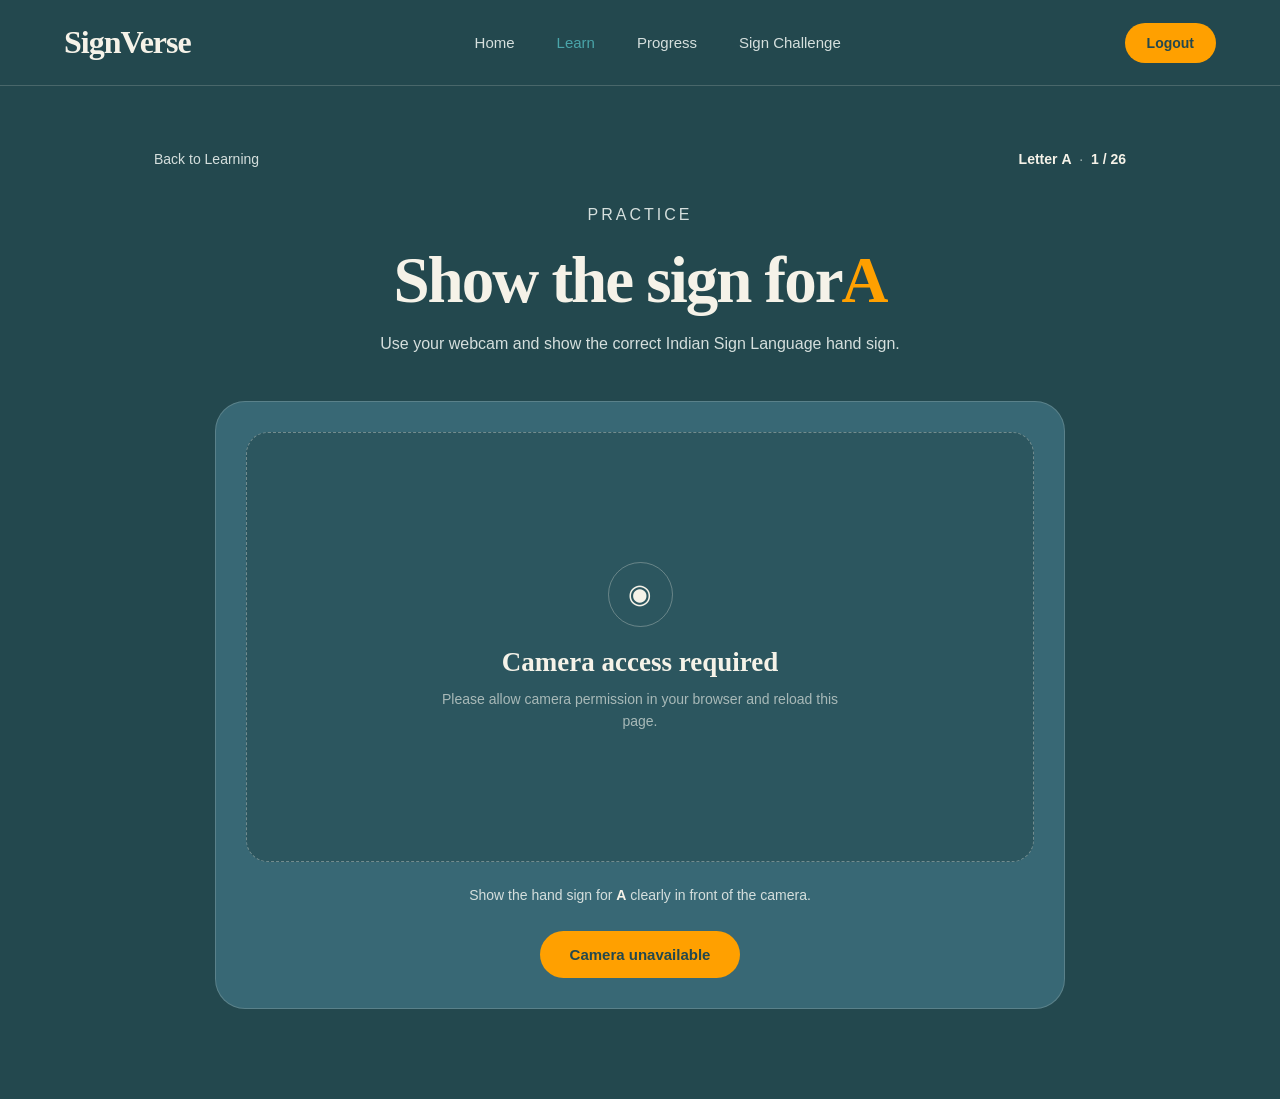
<file: frontend/practice.html>
<!DOCTYPE html>
<html lang="en">
<head>
    <meta charset="UTF-8">
    <meta name="viewport" content="width=device-width, initial-scale=1.0">
    <title>Practice | SignVerse</title>

    <style>
        /* COLOR PALETTE */
        :root {
            --dark-teal: #23484E;
            --blue-teal: #386875;
            --teal: #4AA5AA;
            --orange: #FFA000;
            --cream: #F5F2E8;
            --light-text: #D5DFDD;
            --muted-text: #A8B9B8;
            --border: rgba(245, 242, 232, 0.18);
        }

        /* GLOBAL */
        * {
            margin: 0;
            padding: 0;
            box-sizing: border-box;
        }

        html {
            scroll-behavior: smooth;
        }

        body {
            background-color: var(--dark-teal);
            color: var(--cream);
            font-family: Arial, Helvetica, sans-serif;
            min-height: 100vh;
            overflow-x: hidden;
        }

        a {
            text-decoration: none;
        }

        /* NAVIGATION */
        .navbar {
            width: 100%;
            height: 86px;
            display: flex;
            align-items: center;
            justify-content: space-between;
            padding: 0 5%;
            background-color: var(--dark-teal);
            border-bottom: 1px solid var(--border);
        }

        .logo {
            color: var(--cream);
            font-family: Georgia, "Times New Roman", serif;
            font-size: 32px;
            font-weight: bold;
            letter-spacing: -1px;
        }

        .nav-links {
            display: flex;
            align-items: center;
            gap: 42px;
        }

        .nav-links a {
            color: var(--light-text);
            font-size: 15px;
            transition: color 0.3s ease;
        }

        .nav-links a:hover {
            color: var(--orange);
        }

        .nav-links a.active {
            color: var(--teal);
        }

        /* LOGOUT */
        .logout-button {
            background-color: var(--orange);
            color: var(--dark-teal);
            border: none;
            padding: 12px 22px;
            border-radius: 25px;
            font-size: 14px;
            font-weight: bold;
            cursor: pointer;
            transition: transform 0.3s ease,
                        background-color 0.3s ease;
        }

        .logout-button:hover {
            background-color: #FFB52E;
            transform: translateY(-2px);
        }

        /* MAIN PRACTICE AREA */
        .practice-page {
            width: 100%;
            max-width: 1100px;
            margin: 0 auto;
            padding: 65px 5% 90px;
        }

        /* TOP SECTION */
        .practice-top {
            display: flex;
            align-items: center;
            justify-content: space-between;
            margin-bottom: 35px;
        }

        .back-link {
            color: var(--light-text);
            font-size: 14px;
            transition: color 0.3s ease;
        }

        .back-link:hover {
            color: var(--orange);
        }

        .progress-info {
            color: var(--muted-text);
            font-size: 14px;
        }

        .progress-info span {
            color: var(--cream);
            font-weight: bold;
        }

        /* HEADING */
        .practice-heading {
            text-align: center;
            margin-bottom: 45px;
        }

        .small-heading {
            color: var(--teal);
            font-size: 13px;
            letter-spacing: 3px;
            text-transform: uppercase;
            margin-bottom: 20px;
        }

        .practice-heading h1 {
            font-family: Georgia, "Times New Roman", serif;
            font-size: clamp(42px, 6vw, 65px);
            line-height: 1;
            letter-spacing: -2px;
            margin-bottom: 18px;
        }

        .practice-heading h1 span {
            color: var(--orange);
        }

        .practice-heading p {
            color: var(--light-text);
            font-size: 16px;
            line-height: 1.6;
        }

        /* WEBCAM CARD */
        .practice-card {
            width: 100%;
            max-width: 850px;
            margin: 0 auto;
            background-color: var(--blue-teal);
            border: 1px solid var(--border);
            border-radius: 30px;
            padding: 30px;
        }

        /* WEBCAM AREA */
        .webcam-area {
            width: 100%;
            height: 430px;
            background-color: rgba(35, 72, 78, 0.55);
            border: 1px dashed rgba(245, 242, 232, 0.35);
            border-radius: 22px;
            display: flex;
            flex-direction: column;
            align-items: center;
            justify-content: center;
            text-align: center;
            overflow: hidden;
            position: relative;
        }

        .webcam-icon {
            width: 65px;
            height: 65px;
            border: 1px solid rgba(245, 242, 232, 0.3);
            border-radius: 50%;
            display: flex;
            align-items: center;
            justify-content: center;
            font-size: 27px;
            margin-bottom: 20px;
        }

        .webcam-area h2 {
            font-family: Georgia, "Times New Roman", serif;
            font-size: 27px;
            margin-bottom: 10px;
        }

        .webcam-area p {
            color: var(--muted-text);
            font-size: 14px;
            line-height: 1.6;
            max-width: 400px;
        }

        /* CAMERA VIDEO */
        #webcam {
            width: 100%;
            height: 100%;
            object-fit: cover;
            display: none;
            border-radius: 22px;
            transform: scaleX(-1);
        }

        /* CAMERA PLACEHOLDER */
        .camera-placeholder {
            display: flex;
            flex-direction: column;
            align-items: center;
            justify-content: center;
            text-align: center;
            width: 100%;
            height: 100%;
        }

        /* INSTRUCTION */
        .instruction {
            text-align: center;
            margin-top: 25px;
            color: var(--light-text);
            font-size: 14px;
        }

        .instruction strong {
            color: var(--cream);
        }

        /* AUTOMATIC RECOGNITION STATUS */
        .practice-actions {
            display: flex;
            justify-content: center;
            margin-top: 28px;
        }

        .check-button {
            border: none;
            background-color: var(--orange);
            color: var(--dark-teal);
            padding: 15px 30px;
            border-radius: 30px;
            font-size: 15px;
            font-weight: bold;
            cursor: default;
            opacity: 1;
        }

        /* RESULT MESSAGE */
        .result-message {
            display: none;
            text-align: center;
            margin-top: 25px;
            padding: 18px;
            border-radius: 15px;
            font-size: 15px;
            font-weight: bold;
        }

        .result-message.correct {
            display: block;
            background-color: rgba(74, 165, 170, 0.18);
            border: 1px solid var(--teal);
            color: var(--cream);
        }

        .result-message.wrong {
            display: block;
            background-color: rgba(255, 160, 0, 0.12);
            border: 1px solid var(--orange);
            color: var(--cream);
        }

        .result-message.info {
            display: block;
            background-color: rgba(245, 242, 232, 0.10);
            border: 1px solid var(--border);
            color: var(--cream);
        }

        /* NEXT BUTTON */
        .next-button {
            display: none;
            margin: 25px auto 0;
            width: fit-content;
            background-color: var(--teal);
            color: var(--dark-teal);
            padding: 13px 25px;
            border-radius: 25px;
            font-size: 14px;
            font-weight: bold;
            transition: transform 0.3s ease;
        }

        .next-button:hover {
            transform: translateY(-2px);
        }

        /* MOBILE */
        @media (max-width: 800px) {
            .navbar {
                height: 75px;
                padding: 0 6%;
            }

            .logo {
                font-size: 27px;
            }

            .nav-links {
                display: none;
            }

            .practice-page {
                padding: 50px 6% 70px;
            }

            .practice-card {
                padding: 20px;
            }

            .webcam-area {
                height: 350px;
            }
        }

        @media (max-width: 500px) {
            .navbar {
                padding: 0 5%;
            }

            .logo {
                font-size: 25px;
            }

            .logout-button {
                padding: 10px 16px;
                font-size: 13px;
            }

            .practice-top {
                margin-bottom: 25px;
            }

            .practice-heading {
                margin-bottom: 30px;
            }

            .practice-heading h1 {
                font-size: 44px;
            }

            .webcam-area {
                height: 300px;
            }

            .webcam-area h2 {
                font-size: 23px;
            }
        }
    </style>
</head>

<body>

    <!-- NAVIGATION -->
    <header class="navbar">

        <a href="index.html" class="logo">SignVerse</a>

        <nav class="nav-links">
            <a href="index.html">Home</a>
            <a href="dashboard.html" class="active">Learn</a>
            <a href="dashboard.html">Progress</a>
            <a href="sign_challenge.html">Sign Challenge</a>
        </nav>

        <button class="logout-button" id="logout-button">
            Logout
        </button>

    </header>

    <!-- MAIN -->
    <main class="practice-page">

        <!-- TOP -->
        <div class="practice-top">

            <a href="#" class="back-link" id="back-to-learning">
                Back to Learning
            </a>

            <p class="progress-info">
                <span id="item-type-label">Letter</span>
                <span id="current-letter">A</span>
                &nbsp;·&nbsp;
                <span id="current-number">1 / 26</span>
            </p>

        </div>

        <!-- HEADING -->
        <section class="practice-heading">

            <p class="small-heading">Practice</p>

            <h1>
                Show the sign for<span id="letter-heading">A</span>
            </h1>

            <p>
                Use your webcam and show the correct
                Indian Sign Language hand sign.
            </p>

        </section>

        <!-- PRACTICE CARD -->
        <section class="practice-card">

            <!-- WEBCAM -->
            <div class="webcam-area">

                <video id="webcam" autoplay playsinline></video>

                <!-- CAMERA PLACEHOLDER -->
                <div class="camera-placeholder" id="camera-placeholder">

                    <div class="webcam-icon">◉</div>

                    <h2>Starting your camera...</h2>

                    <p>
                        Your webcam will automatically recognize
                        your hand sign.
                    </p>

                </div>

            </div>

            <!-- INSTRUCTION -->
            <p class="instruction">
                Show the hand sign for
                <strong id="instruction-letter">A</strong>
                clearly in front of the camera.
            </p>

            <!-- AUTOMATIC RECOGNITION STATUS -->
            <div class="practice-actions">

                <button class="check-button" id="check-sign-button" disabled>
                    Starting Recognition...
                </button>

            </div>

            <!-- RESULT -->
            <div class="result-message" id="result-message"></div>

            <!-- NEXT ITEM -->
            <a href="#" class="next-button" id="next-letter-button">
                Continue to Next Character
            </a>

        </section>

    </main>


    <script>

        // GET PAGE ELEMENTS

        const checkSignButton =
            document.getElementById("check-sign-button");

        const video =
            document.getElementById("webcam");

        const placeholder =
            document.getElementById("camera-placeholder");

        const resultMessage =
            document.getElementById("result-message");

        const nextLetterButton =
            document.getElementById("next-letter-button");


        // GET TYPE AND ITEM FROM URL

        const urlParams =
            new URLSearchParams(window.location.search);

        const practiceType =
            urlParams.get("type") === "numbers"
                ? "numbers"
                : "letters";

        let currentItem = urlParams.get("item");


        // LETTER AND NUMBER LISTS

        const letters = [
            "A", "B", "C", "D", "E", "F", "G",
            "H", "I", "J", "K", "L", "M", "N",
            "O", "P", "Q", "R", "S", "T", "U",
            "V", "W", "X", "Y", "Z"
        ];

        const numbers = [
            "1", "2", "3", "4", "5",
            "6", "7", "8", "9", "10"
        ];


        // SELECT CURRENT LIST

        const items =
            practiceType === "numbers" ? numbers : letters;


        // DEFAULT TO FIRST ITEM

        if (!currentItem) {
            currentItem = items[0];
        }

        currentItem = currentItem.toUpperCase();

        if (!items.includes(currentItem)) {
            currentItem = items[0];
        }


        // CURRENT POSITION

        const currentIndex = items.indexOf(currentItem);


        // GET DISPLAY ELEMENTS

        const backToLearning =
            document.getElementById("back-to-learning");

        const letterDisplay =
            document.getElementById("current-letter");

        const numberDisplay =
            document.getElementById("current-number");

        const headingLetter =
            document.getElementById("letter-heading");

        const instructionLetter =
            document.getElementById("instruction-letter");

        const itemTypeLabel =
            document.getElementById("item-type-label");


        // DISPLAY CURRENT ITEM

        backToLearning.href =
            "learning.html?type=" + practiceType +
            "&item=" + currentItem;

        letterDisplay.textContent = currentItem;

        numberDisplay.textContent =
            (currentIndex + 1) + " / " + items.length;

        headingLetter.textContent = currentItem;

        instructionLetter.textContent = currentItem;

        itemTypeLabel.textContent =
            practiceType === "numbers" ? "Number" : "Letter";


        // CAMERA VARIABLES

        let cameraStream = null;

        let recognitionActive = false;

        let recognitionCompleted = false;

        let recognitionTimer = null;


        // START WEBCAM

        async function startCamera() {

            try {

                cameraStream =
                    await navigator.mediaDevices.getUserMedia({
                        video: true,
                        audio: false
                    });

                video.srcObject = cameraStream;

                await video.play();

                video.style.display = "block";

                placeholder.style.display = "none";

                checkSignButton.textContent =
                    "Recognizing Automatically...";

                checkSignButton.disabled = true;

                // START AUTOMATIC RECOGNITION

                startAutomaticRecognition();

            } catch (error) {

                console.error("Camera error:", error);

                placeholder.querySelector("h2").textContent =
                    "Camera access required";

                placeholder.querySelector("p").textContent =
                    "Please allow camera permission in your browser and reload this page.";

                checkSignButton.textContent =
                    "Camera unavailable";

            }
        }


        // AUTOMATIC RECOGNITION

        async function startAutomaticRecognition() {

            if (recognitionActive || recognitionCompleted) {
                return;
            }

            recognitionActive = true;

            resultMessage.textContent =
                "Show the sign for " + currentItem +
                " clearly. Recognition is automatic!";

            resultMessage.className = "result-message info";


            while (recognitionActive && !recognitionCompleted) {

                try {

                    // CAPTURE WEBCAM FRAME

                    const canvas = document.createElement("canvas");

                    canvas.width = video.videoWidth;

                    canvas.height = video.videoHeight;

                    const context = canvas.getContext("2d");

                    // IMPORTANT:
                    // Do not flip this image.
                    // The trained ML model expects the original orientation.

                    context.drawImage(video, 0, 0);

                    const imageBlob = await new Promise(resolve => {
                        canvas.toBlob(resolve, "image/jpeg");
                    });

                    if (!imageBlob) {
                        throw new Error("Could not capture webcam image.");
                    }


                    // SEND IMAGE TO FASTAPI

                    const formData = new FormData();

                    formData.append(
                        "file",
                        imageBlob,
                        "webcam.jpg"
                    );

                    const response = await fetch(
                        "http://127.0.0.1:8000/recognize",
                        {
                            method: "POST",
                            body: formData
                        }
                    );

                    const data = await response.json();

                    if (!response.ok) {
                        throw new Error(
                            data.detail || "Recognition failed."
                        );
                    }


                    // CHECK RECOGNITION RESULT

                    if (!data.success) {

                        resultMessage.textContent =
                            data.message ||
                            "No hand detected. Please show your hand clearly.";

                        resultMessage.className =
                            "result-message info";

                    } else if (!data.stable) {

                        resultMessage.textContent =
                            "Hand detected! Hold the sign for " +
                            currentItem + " steady...";

                        resultMessage.className =
                            "result-message info";

                    } else {

                        const predictedSign =
                            String(data.prediction).toUpperCase();

                        const confidence =
                            (data.confidence * 100).toFixed(2);


                        // CORRECT SIGN

                        if (predictedSign === currentItem) {

                            recognitionCompleted = true;

                            recognitionActive = false;

                            resultMessage.textContent =
                                "Correct! You performed " +
                                currentItem +
                                " successfully. Confidence: " +
                                confidence + "%.";

                            resultMessage.className =
                                "result-message correct";

                            checkSignButton.textContent =
                                "Sign Recognized!";

                            nextLetterButton.style.display =
                                "block";


                            // SAVE PROGRESS

                            await saveProgress();


                        } else {

                            // WRONG SIGN

                            resultMessage.textContent =
                                "The model detected " +
                                predictedSign +
                                " (" + confidence +
                                "% confidence). Keep trying to show " +
                                currentItem + ".";

                            resultMessage.className =
                                "result-message wrong";

                        }

                    }

                } catch (error) {

                    console.error("Recognition error:", error);

                    resultMessage.textContent =
                        "Recognition error: " + error.message +
                        ". Retrying...";

                    resultMessage.className =
                        "result-message wrong";

                    // Wait longer before retrying after an error

                    await new Promise(resolve =>
                        setTimeout(resolve, 1500)
                    );

                }


                // WAIT BEFORE NEXT FRAME

                if (recognitionActive && !recognitionCompleted) {

                    await new Promise(resolve =>
                        setTimeout(resolve, 700)
                    );

                }

            }

            recognitionActive = false;

        }


        // SAVE USER PROGRESS

        async function saveProgress() {

            const savedUser = localStorage.getItem("user");

            if (!savedUser) {

                console.log(
                    "User not found in localStorage."
                );

                return;
            }

            try {

                const user = JSON.parse(savedUser);

                const response = await fetch(
                    "http://127.0.0.1:8000/progress",
                    {
                        method: "POST",

                        headers: {
                            "Content-Type": "application/json"
                        },

                        body: JSON.stringify({
                            user_id: user.id,
                            learning_type: practiceType,
                            item: currentItem
                        })
                    }
                );

                const data = await response.json();

                if (!response.ok) {

                    console.error(
                        "Progress update failed:",
                        data
                    );

                    return;
                }

                // UPDATE USER IN LOCAL STORAGE

                localStorage.setItem(
                    "user",
                    JSON.stringify(data.user)
                );

                console.log(
                    "Progress saved successfully:",
                    data
                );

            } catch (error) {

                console.error(
                    "Progress error:",
                    error
                );

            }

        }


        // CONTINUE TO NEXT ITEM

        nextLetterButton.addEventListener(
            "click",
            function (event) {

                event.preventDefault();

                // IF LAST ITEM IS COMPLETED

                if (currentIndex === items.length - 1) {

                    window.location.href = "dashboard.html";

                    return;
                }

                // GET NEXT ITEM

                const nextItem = items[currentIndex + 1];

                // OPEN NEXT PRACTICE PAGE

                window.location.href =
                "learning.html?type=" +
                practiceType +
                "&item=" +
                nextItem;

            }
        );


        // LOGOUT BUTTON

        document.getElementById("logout-button")
            .addEventListener("click", function () {

                localStorage.removeItem("user");

                window.location.href = "index.html";

            });


        // STOP CAMERA WHEN LEAVING PAGE

        window.addEventListener("beforeunload", function () {

            recognitionActive = false;

            if (recognitionTimer) {
                clearTimeout(recognitionTimer);
            }

            if (cameraStream) {

                cameraStream.getTracks().forEach(track => {
                    track.stop();
                });

            }

        });

        // START CAMERA WHEN PAGE LOADS

        startCamera();

    </script>

</body>
</html>
</file>
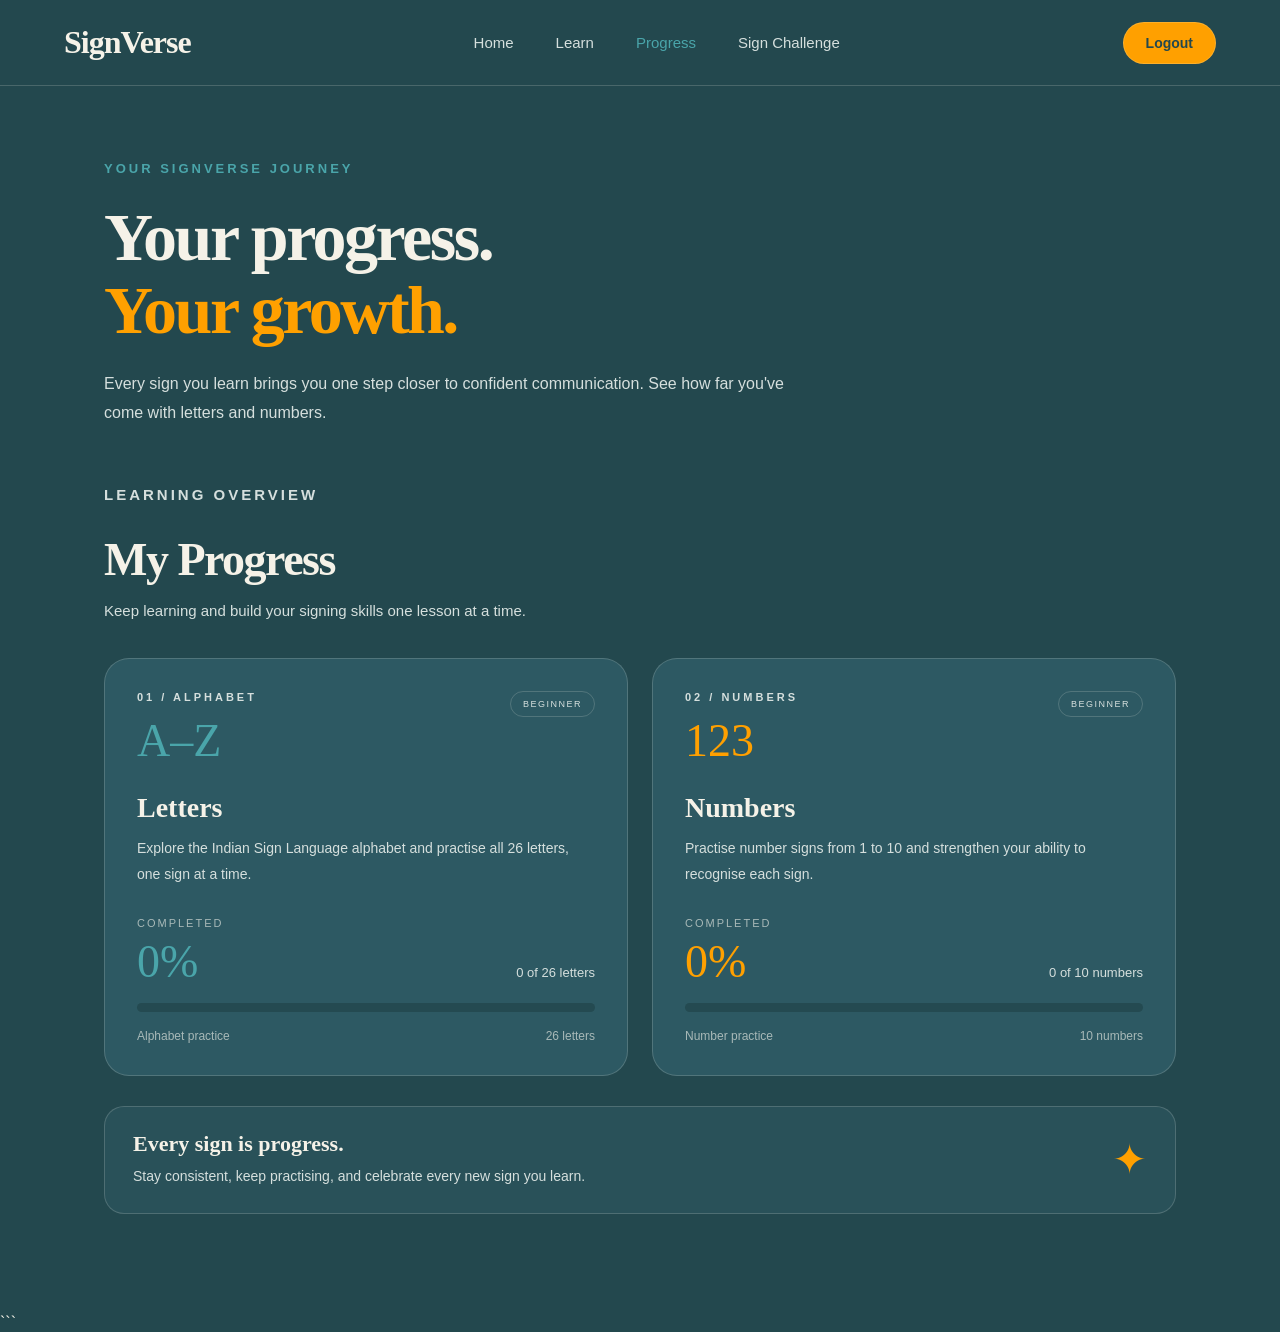
<file: frontend/progress.html>
<!DOCTYPE html>
<html lang="en">
<head>
    <meta charset="UTF-8">
    <meta name="viewport" content="width=device-width, initial-scale=1.0">
    <title>Progress | SignVerse</title>

    <style>
        :root {
            --dark-teal: #23484E;
            --blue-teal: #386875;
            --teal: #4AA5AA;
            --orange: #FFA000;
            --cream: #F5F2E8;
            --light-text: #D5DFDD;
            --muted-text: #A8B9B8;
            --border: rgba(245, 242, 232, 0.18);
        }

        * {
            margin: 0;
            padding: 0;
            box-sizing: border-box;
        }

        html {
            scroll-behavior: smooth;
        }

        body {
            background: var(--dark-teal);
            color: var(--cream);
            font-family: Arial, Helvetica, sans-serif;
            min-height: 100vh;
            overflow-x: hidden;
        }

        a {
            text-decoration: none;
        }

        /* HEADER — MATCHES DASHBOARD */
        .header {
            width: 100%;
            min-height: 86px;
            display: flex;
            align-items: center;
            justify-content: space-between;
            gap: 25px;
            padding: 18px 5%;
            background: var(--dark-teal);
            border-bottom: 1px solid var(--border);
            position: relative;
            z-index: 10;
        }

        .logo {
            color: var(--cream);
            font-family: Georgia, "Times New Roman", serif;
            font-size: 32px;
            font-weight: bold;
            letter-spacing: -1px;
        }

        .logo:hover {
            color: var(--cream);
        }

        .header-nav {
            display: flex;
            align-items: center;
            gap: 42px;
        }

        .header-nav a {
            color: var(--light-text);
            font-size: 15px;
            transition: color 0.3s ease;
        }

        .header-nav a:hover {
            color: var(--orange);
        }

        .header-nav a.active {
            color: var(--teal);
        }

        .logout-button {
            padding: 12px 22px;
            border: 1px solid var(--border);
            border-radius: 25px;
            background: var(--orange);
            color: var(--dark-teal);
            font-size: 14px;
            font-weight: bold;
            cursor: pointer;
            transition: transform 0.3s ease;
        }

        .logout-button:hover {
            transform: translateY(-2px);
        }

        /* MAIN PAGE */
        .progress-page {
            width: 100%;
            max-width: 1200px;
            margin: 0 auto;
            padding: 75px 5% 100px;
        }

        .page-intro {
            margin-bottom: 55px;
        }

        .small-heading {
            color: var(--teal);
            font-size: 13px;
            font-weight: 600;
            letter-spacing: 3px;
            text-transform: uppercase;
            margin-bottom: 25px;
        }

        .page-intro h1 {
            font-family: Georgia, "Times New Roman", serif;
            font-size: clamp(42px, 6vw, 68px);
            font-weight: 700;
            line-height: 1.08;
            letter-spacing: -2.5px;
            margin-bottom: 22px;
        }

        .page-intro h1 span {
            color: var(--orange);
        }

        .page-intro > p:last-child {
            max-width: 720px;
            color: var(--light-text);
            font-size: 16px;
            line-height: 1.8;
        }

        /* PROGRESS SECTION */
        .progress-section {
            width: 100%;
        }

        .section-heading {
            margin-bottom: 35px;
        }

        .section-heading h2 {
            font-family: Georgia, "Times New Roman", serif;
            font-size: clamp(34px, 4vw, 46px);
            letter-spacing: -1.5px;
            margin-bottom: 12px;
        }

        .section-heading p {
            color: var(--light-text);
            font-size: 15px;
            line-height: 1.7;
        }

        .progress-cards {
            display: grid;
            grid-template-columns: repeat(2, minmax(0, 1fr));
            gap: 24px;
        }

        /* CARDS */
        .progress-card {
            min-width: 0;
            padding: 32px;
            background: rgba(56, 104, 117, 0.55);
            border: 1px solid var(--border);
            border-radius: 25px;
            transition:
                transform 0.3s ease,
                background-color 0.3s ease,
                border-color 0.3s ease;
        }

        .progress-card:hover {
            transform: translateY(-5px);
            background: rgba(56, 104, 117, 0.75);
            border-color: rgba(245, 242, 232, 0.3);
        }

        .letters-card:hover {
            border-color: var(--teal);
        }

        .numbers-card:hover {
            border-color: var(--orange);
        }

        .card-top {
            display: flex;
            justify-content: space-between;
            align-items: flex-start;
            gap: 15px;
            margin-bottom: 28px;
        }

        .card-label {
            color: var(--light-text);
            font-size: 11px;
            font-weight: 600;
            letter-spacing: 3px;
            margin-bottom: 15px;
        }

        .card-symbol {
            font-family: Georgia, "Times New Roman", serif;
            font-size: 46px;
            line-height: 1;
        }

        .letters-card .card-symbol {
            color: var(--teal);
        }

        .numbers-card .card-symbol {
            color: var(--orange);
        }

        .level-badge {
            padding: 7px 12px;
            border: 1px solid var(--border);
            border-radius: 20px;
            color: var(--light-text);
            font-size: 9px;
            letter-spacing: 1.5px;
            text-transform: uppercase;
            white-space: nowrap;
        }

        .progress-card h3 {
            font-family: Georgia, "Times New Roman", serif;
            color: var(--cream);
            font-size: 28px;
            margin-bottom: 12px;
        }

        .progress-description {
            min-height: 48px;
            color: var(--light-text);
            font-size: 14px;
            line-height: 1.8;
            margin-bottom: 30px;
        }

        .progress-info {
            display: flex;
            justify-content: space-between;
            align-items: flex-end;
            flex-wrap: wrap;
            gap: 12px;
            margin-bottom: 18px;
        }

        .progress-label {
            display: block;
            color: var(--muted-text);
            font-size: 11px;
            letter-spacing: 2px;
            text-transform: uppercase;
            margin-bottom: 10px;
        }

        .progress-percentage {
            display: block;
            font-family: Georgia, "Times New Roman", serif;
            font-size: 46px;
            line-height: 1;
        }

        .letters-percentage {
            color: var(--teal);
        }

        .numbers-percentage {
            color: var(--orange);
        }

        .progress-count {
            color: var(--light-text);
            font-size: 13px;
            padding-bottom: 5px;
        }

        /* PROGRESS BARS */
        .progress-bar {
            width: 100%;
            height: 9px;
            background: rgba(35, 72, 78, 0.85);
            border-radius: 20px;
            overflow: hidden;
        }

        .progress-fill {
            height: 100%;
            width: 0%;
            border-radius: 20px;
            transition: width 0.6s ease;
        }

        .letters-fill {
            background: var(--teal);
        }

        .numbers-fill {
            background: var(--orange);
        }

        .card-footer {
            display: flex;
            justify-content: space-between;
            gap: 12px;
            margin-top: 17px;
            color: var(--muted-text);
            font-size: 12px;
        }

        /* BOTTOM MESSAGE */
        .encouragement {
            margin-top: 30px;
            padding: 24px 28px;
            background: rgba(56, 104, 117, 0.3);
            border: 1px solid var(--border);
            border-radius: 20px;
            display: flex;
            align-items: center;
            justify-content: space-between;
            gap: 20px;
        }

        .encouragement h3 {
            font-family: Georgia, "Times New Roman", serif;
            font-size: 22px;
            margin-bottom: 8px;
        }

        .encouragement p {
            color: var(--light-text);
            font-size: 14px;
            line-height: 1.7;
        }

        .encouragement-mark {
            flex-shrink: 0;
            color: var(--orange);
            font-family: Georgia, "Times New Roman", serif;
            font-size: 42px;
        }

        /* RESPONSIVE */
        @media (max-width: 900px) {
            .progress-page {
                padding: 65px 6% 80px;
            }

            .progress-cards {
                grid-template-columns: 1fr;
            }

            .progress-description {
                min-height: 0;
            }
        }

        @media (max-width: 800px) {
            .header {
                padding: 18px 6%;
            }

            .logo {
                font-size: 27px;
            }

            .header-nav {
                gap: 22px;
            }

            .header-nav a {
                font-size: 13px;
            }

            .logout-button {
                padding: 10px 18px;
                font-size: 13px;
            }
        }

        @media (max-width: 550px) {
            .header {
                min-height: 70px;
                padding: 15px 5%;
                flex-wrap: wrap;
                gap: 15px;
            }

            .logo {
                font-size: 25px;
            }

            .header-nav {
                order: 3;
                width: 100%;
                justify-content: center;
                padding-top: 13px;
                border-top: 1px solid var(--border);
                gap: 28px;
            }

            .header-nav a {
                font-size: 12px;
            }

            .logout-button {
                padding: 9px 16px;
            }

            .progress-page {
                padding: 52px 5% 65px;
            }

            .small-heading {
                font-size: 11px;
                letter-spacing: 2px;
            }

            .page-intro h1 {
                font-size: 43px;
                letter-spacing: -1.8px;
            }

            .page-intro > p:last-child {
                font-size: 15px;
            }

            .progress-card {
                padding: 25px;
                border-radius: 21px;
            }

            .progress-card h3 {
                font-size: 25px;
            }

            .progress-percentage {
                font-size: 41px;
            }

            .encouragement {
                padding: 22px;
                align-items: flex-start;
            }

            .encouragement h3 {
                font-size: 19px;
            }

            .encouragement-mark {
                font-size: 32px;
            }
        }

        @media (prefers-reduced-motion: reduce) {
            *,
            *::before,
            *::after {
                scroll-behavior: auto !important;
                transition-duration: 0.01ms !important;
            }
        }
    </style>
</head>

<body>

    <!-- HEADER -->
    <header class="header">
        <a href="dashboard.html" class="logo">SignVerse</a>

        <nav class="header-nav" aria-label="Main navigation">
            <a href="index.html">Home</a>
            <a href="dashboard.html">Learn</a>
            <a href="progress.html" class="active" aria-current="page">Progress</a>
            <a href="sign_challenge.html">Sign Challenge</a>
        </nav>

        <button class="logout-button" id="logout-button" type="button">
            Logout
        </button>
    </header>

    <!-- MAIN CONTENT -->
    <main class="progress-page">

        <section class="page-intro">
            <p class="small-heading">Your SignVerse Journey</p>

            <h1>Your progress.<br><span>Your growth.</span></h1>

            <p>
                Every sign you learn brings you one step closer to confident
                communication. See how far you've come with letters and numbers.
            </p>
        </section>

        <section class="progress-section">
            <div class="section-heading">
                <p class="small-heading">Learning overview</p>
                <h2>My Progress</h2>
                <p>Keep learning and build your signing skills one lesson at a time.</p>
            </div>

            <div class="progress-cards">

                <!-- LETTERS -->
                <article class="progress-card letters-card">
                    <div class="card-top">
                        <div>
                            <p class="card-label">01 / ALPHABET</p>
                            <div class="card-symbol" aria-hidden="true">A–Z</div>
                        </div>
                        <span class="level-badge">Beginner</span>
                    </div>

                    <h3>Letters</h3>

                    <p class="progress-description">
                        Explore the Indian Sign Language alphabet and practise
                        all 26 letters, one sign at a time.
                    </p>

                    <div class="progress-info">
                        <div>
                            <span class="progress-label">Completed</span>
                            <span
                                class="progress-percentage letters-percentage"
                                id="letters-progress"
                            >0%</span>
                        </div>

                        <span class="progress-count" id="letters-progress-text">
                            0 of 26 letters
                        </span>
                    </div>

                    <div
                        class="progress-bar"
                        role="progressbar"
                        aria-label="Letters learning progress"
                        aria-valuemin="0"
                        aria-valuemax="100"
                        aria-valuenow="0"
                        id="letters-progress-bar"
                    >
                        <div
                            class="progress-fill letters-fill"
                            id="letters-progress-fill"
                        ></div>
                    </div>

                    <div class="card-footer">
                        <span>Alphabet practice</span>
                        <span>26 letters</span>
                    </div>
                </article>

                <!-- NUMBERS -->
                <article class="progress-card numbers-card">
                    <div class="card-top">
                        <div>
                            <p class="card-label">02 / NUMBERS</p>
                            <div class="card-symbol" aria-hidden="true">123</div>
                        </div>
                        <span class="level-badge">Beginner</span>
                    </div>

                    <h3>Numbers</h3>

                    <p class="progress-description">
                        Practise number signs from 1 to 10 and strengthen
                        your ability to recognise each sign.
                    </p>

                    <div class="progress-info">
                        <div>
                            <span class="progress-label">Completed</span>
                            <span
                                class="progress-percentage numbers-percentage"
                                id="numbers-progress"
                            >0%</span>
                        </div>

                        <span class="progress-count" id="numbers-progress-text">
                            0 of 10 numbers
                        </span>
                    </div>

                    <div
                        class="progress-bar"
                        role="progressbar"
                        aria-label="Numbers learning progress"
                        aria-valuemin="0"
                        aria-valuemax="100"
                        aria-valuenow="0"
                        id="numbers-progress-bar"
                    >
                        <div
                            class="progress-fill numbers-fill"
                            id="numbers-progress-fill"
                        ></div>
                    </div>

                    <div class="card-footer">
                        <span>Number practice</span>
                        <span>10 numbers</span>
                    </div>
                </article>

            </div>
        </section>

        <aside class="encouragement">
            <div>
                <h3>Every sign is progress.</h3>
                <p>
                    Stay consistent, keep practising, and celebrate
                    every new sign you learn.
                </p>
            </div>

            <span class="encouragement-mark" aria-hidden="true">✦</span>
        </aside>

    </main>

    <script>
        // Read saved user data without redirecting if it is missing.
        let user = {};

        try {
            const savedUser = localStorage.getItem("user");
            const parsedUser = savedUser ? JSON.parse(savedUser) : {};

            if (
                parsedUser &&
                typeof parsedUser === "object" &&
                !Array.isArray(parsedUser)
            ) {
                user = parsedUser;
            }
        } catch (error) {
            console.error("Could not read saved user:", error);
        }

        // Display progress values.
        function displayProgress(value, type) {
            const percentage = Math.max(
                0,
                Math.min(100, Number(value) || 0)
            );

            const total = type === "letters" ? 26 : 10;
            const completed = Math.round((percentage / 100) * total);

            const progressElement =
                document.getElementById(type + "-progress");

            const textElement =
                document.getElementById(type + "-progress-text");

            const fillElement =
                document.getElementById(type + "-progress-fill");

            const barElement =
                document.getElementById(type + "-progress-bar");

            const itemName = type === "letters" ? "letters" : "numbers";

            if (progressElement) {
                progressElement.textContent = Math.round(percentage) + "%";
            }

            if (textElement) {
                textElement.textContent =
                    completed + " of " + total + " " + itemName;
            }

            if (fillElement) {
                fillElement.style.width = percentage + "%";
            }

            if (barElement) {
                barElement.setAttribute("aria-valuenow", percentage);
            }
        }

        displayProgress(user.letters_progress, "letters");
        displayProgress(user.numbers_progress, "numbers");

        // Logout
        document
            .getElementById("logout-button")
            .addEventListener("click", function () {
                localStorage.removeItem("access_token");
                localStorage.removeItem("user");
                window.location.href = "login.html";
            });
    </script>

</body>
</html>
```
</file>
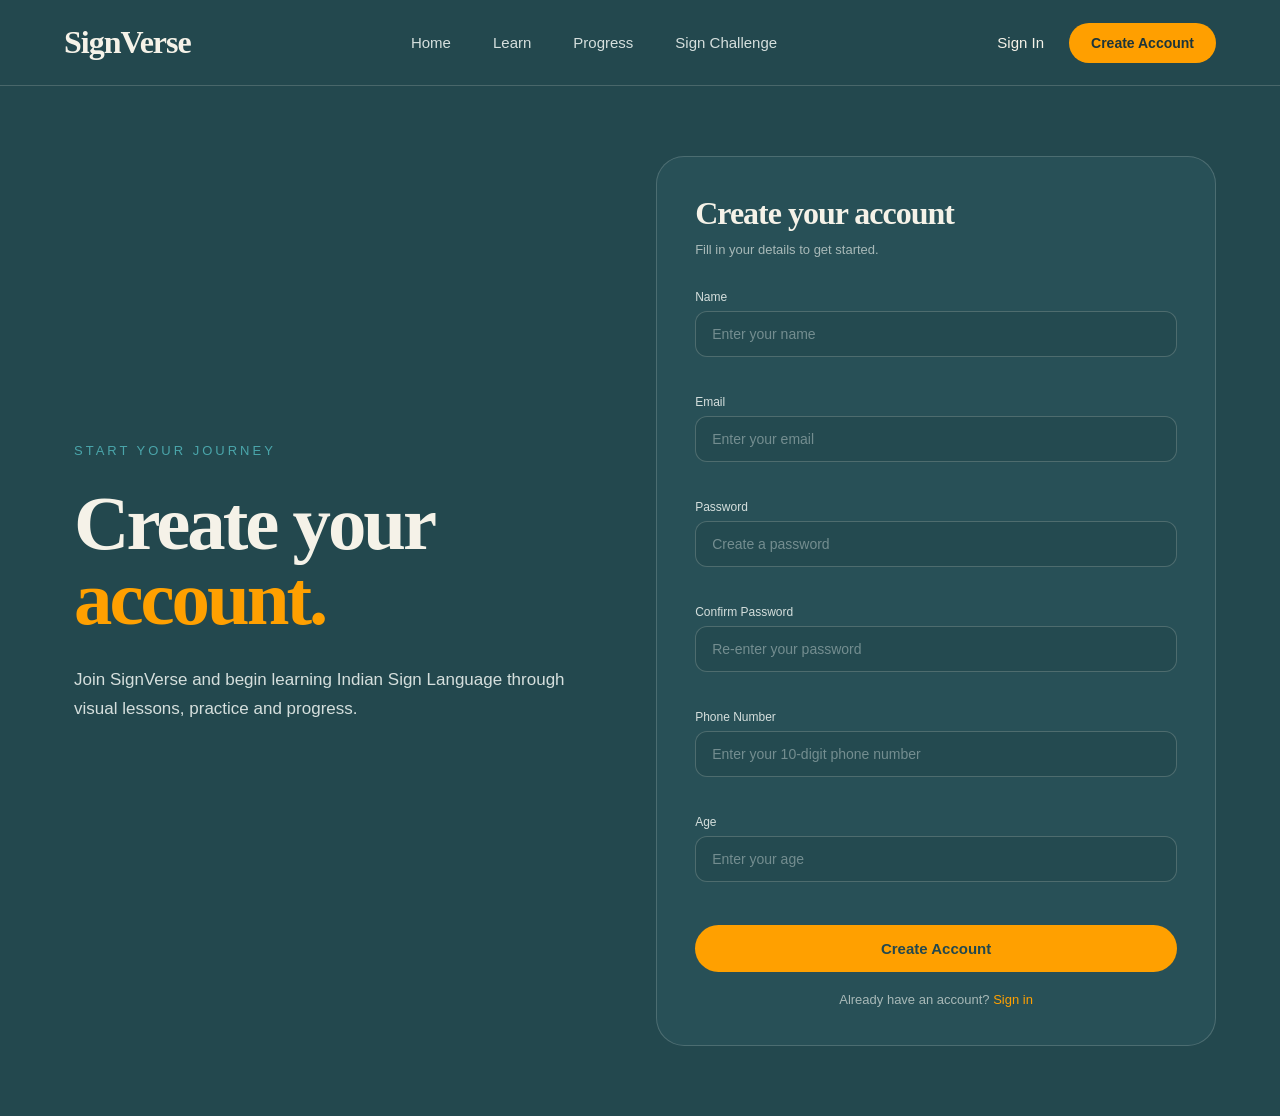
<file: frontend/signup.html>
<!DOCTYPE html>
<html lang="en">
<head>
    <meta charset="UTF-8">
    <meta
        name="viewport"
        content="width=device-width, initial-scale=1.0"
    >
    <title>Create Account | SignVerse</title>
    <style>
        /*COLOR PALETTE*/
        :root {
            --dark-teal: #23484E;
            --blue-teal: #386875;
            --teal: #4AA5AA;
            --orange: #FFA000;
            --orange-hover: #FFB52E;
            --cream: #F5F2E8;
            --light-text: #D5DFDD;
            --muted-text: #A8B9B8;
            --border: rgba(245, 242, 232, 0.18);
            --card-bg: rgba(56, 104, 117, 0.28);
        }
        /*GLOBAL STYLES*/
        * {
            margin: 0;
            padding: 0;
            box-sizing: border-box;
        }
        html {
            scroll-behavior: smooth;
        }
        body {
            background-color: var(--dark-teal);
            color: var(--cream);
            font-family: Arial, Helvetica, sans-serif;
            min-height: 100vh;
            overflow-x: hidden;
        }
        a {
            text-decoration: none;
        }
        /*NAVIGATION BAR*/
        .navbar {
            width: 100%;
            height: 86px;
            display: flex;
            align-items: center;
            justify-content: space-between;
            padding: 0 5%;
            background-color: var(--dark-teal);
            border-bottom: 1px solid var(--border);
            position: relative;
            z-index: 10;
        }
        /*LOGO*/
        .logo {
            color: var(--cream);
            font-family: Georgia, "Times New Roman", serif;
            font-size: 32px;
            font-weight: bold;
            letter-spacing: -1px;
        }
        /*NAVIGATION LINKS*/
        .nav-links {
            display: flex;
            align-items: center;
            gap: 42px;
        }
        .nav-links a {
            color: var(--light-text);
            font-size: 15px;
            transition: color 0.3s ease;
        }
        .nav-links a:hover {
            color: var(--orange);
        }
        /*RIGHT SIDE BUTTONS*/
        .nav-buttons {
            display: flex;
            align-items: center;
            gap: 25px;
        }
        .login-link {
            color: var(--cream);
            font-size: 15px;
            transition: color 0.3s ease;
        }
        .login-link:hover {
            color: var(--orange);
        }
        .signup-button {
            background-color: var(--orange);
            color: var(--dark-teal);
            padding: 13px 24px;
            border-radius: 30px;
            font-size: 15px;
            font-weight: bold;
            transition:
                transform 0.3s ease,
                background-color 0.3s ease;
        }
        .signup-button:hover {
            background-color: var(--orange-hover);
            transform: translateY(-2px);
        }
        .create-button {
            background-color: #ff9f00;
            color: #1c353a;
            padding: 12px 22px;
            border-radius: 25px;
            text-decoration: none;
            font-size: 14px;
            font-weight: bold;
            transition: all 0.3s ease;
        }
        .create-button:hover {
            background-color: #ffb52e;
            transform: translateY(-2px);
        }
        /*SIGNUP PAGE*/
        .signup-page {
            min-height: calc(100vh - 86px);
            display: flex;
            align-items: center;
            gap: 80px;
            padding: 70px 5%;
            background-color: var(--dark-teal);
        }
        /*LEFT SIDE*/
        .signup-intro {
            width: 48%;
            padding-left: 10px;
        }
        .intro-small {
            color: var(--teal);
            font-size: 13px;
            letter-spacing: 3px;
            text-transform: uppercase;
            margin-bottom: 28px;
        }
        .signup-intro h1 {
            font-family: Georgia, "Times New Roman", serif;
            font-size: clamp(55px, 6vw, 78px);
            line-height: 0.98;
            letter-spacing: -3px;
            margin-bottom: 30px;
        }
        .signup-intro h1 span {
            color: var(--orange);
        }
        .intro-description {
            color: var(--light-text);
            font-size: 17px;
            line-height: 1.7;
            max-width: 520px;
            margin-bottom: 35px;
        }
        /*INTRO POINTS*/
        .intro-points {
            display: flex;
            flex-direction: column;
            gap: 14px;
        }
        .intro-point {
            display: flex;
            align-items: center;
            color: var(--muted-text);
            font-size: 14px;
        }
        .intro-point span {
            color: var(--orange);
            font-size: 17px;
            margin-right: 12px;
        }
        /*SIGNUP CARD*/
        .auth-card {
            width: 52%;
            max-width: 560px;
            padding: 38px;
            background-color: rgba(56, 104, 117, 0.25);
            border: 1px solid var(--border);
            border-radius: 28px;
        }
        /*CARD HEADING*/
        .card-heading {
            margin-bottom: 30px;
        }
        .card-heading h2 {
            font-family: Georgia, "Times New Roman", serif;
            font-size: 32px;
            letter-spacing: -1px;
            margin-bottom: 8px;
        }
        .card-heading p {
            color: var(--muted-text);
            font-size: 13px;
            line-height: 1.5;
        }
        /*FORM*/
        .form-group {
            margin-bottom: 17px;
        }
        .form-group label {
            display: block;
            color: var(--light-text);
            font-size: 12px;
            margin-bottom: 7px;
        }
        .form-group input {
            width: 100%;
            padding: 14px 16px;
            background-color: rgba(35, 72, 78, 0.75);
            color: var(--cream);
            border: 1px solid rgba(245, 242, 232, 0.20);
            border-radius: 12px;
            outline: none;
            font-size: 14px;
            transition:
                border-color 0.3s ease,
                background-color 0.3s ease;
        }
        .form-group input:focus {
            border-color: var(--teal);
            background-color: rgba(35, 72, 78, 0.95);
        }
        .form-group input::placeholder {
            color: rgba(213, 223, 221, 0.45);
        }
        /*INPUT ERROR*/
        .form-group input.input-error {
            border-color: #ff6b6b;
        }
        .form-group input.input-error:focus {
            border-color: #ff6b6b;
        }
        /*FIELD ERROR MESSAGE*/
        .field-error {
            display: block;
            min-height: 16px;
            margin-top: 5px;
            color: #ff8b8b;
            font-size: 11px;
        }
        /*GENERAL MESSAGE*/
        #signup-message {
            display: none;
            margin-bottom: 17px;
            padding: 12px 14px;
            border-radius: 10px;
            font-size: 13px;
            line-height: 1.5;
        }
        #signup-message.error {
            display: block;
            color: #ff9b9b;
            background-color: rgba(255, 80, 80, 0.08);
            border: 1px solid rgba(255, 80, 80, 0.25);
        }
        #signup-message.success {
            display: block;
            color: #9ee5b0;
            background-color: rgba(80, 255, 100, 0.08);
            border: 1px solid rgba(80, 255, 100, 0.25);
        }
        /*SUBMIT BUTTON*/
        .auth-button {
            width: 100%;
            margin-top: 5px;
            padding: 15px;
            border: none;
            border-radius: 25px;
            background-color: var(--orange);
            color: var(--dark-teal);
            font-size: 15px;
            font-weight: bold;
            cursor: pointer;
            transition:
                transform 0.3s ease,
                background-color 0.3s ease;
        }
        .auth-button span {
            margin-left: 8px;
        }
        .auth-button:hover {
            background-color: var(--orange-hover);
            transform: translateY(-2px);
        }
        .auth-button:disabled {
            opacity: 0.6;
            cursor: not-allowed;
            transform: none;
        }
        /*LOGIN LINK*/
        .auth-switch {
            text-align: center;
            margin-top: 20px;
            color: var(--muted-text);
            font-size: 13px;
        }
        .auth-switch a {
            color: var(--orange);
            text-decoration: none;
        }
        .auth-switch a:hover {
            text-decoration: underline;
        }
        /*RESPONSIVE DESIGN*/
        @media (max-width: 1000px) {
            .signup-page {
                gap: 45px;
            }
            .signup-intro h1 {
                font-size: 60px;
            }
            .auth-card {
                padding: 32px;
            }
        }
        /*TABLET*/
        @media (max-width: 800px) {
            /*NAVBAR*/
            .navbar {
                height: 75px;
                padding: 0 6%;
            }
            .logo {
                font-size: 27px;
            }
            .nav-links {
                display: none;
            }
            .nav-buttons {
                gap: 15px;
            }
            .login-link {
                font-size: 14px;
            }
            .signup-button {
                padding: 11px 18px;
                font-size: 14px;
            }
            /*SIGNUP PAGE*/
            .signup-page {
                flex-direction: column;
                align-items: stretch;
                min-height: auto;
                padding: 60px 6% 80px;
            }
            .signup-intro {
                width: 100%;
                padding-left: 0;
                text-align: center;
            }
            .signup-intro h1 {
                font-size: clamp(48px, 10vw, 68px);
            }
            .intro-description {
                margin-left: auto;
                margin-right: auto;
            }
            .intro-points {
                align-items: center;
            }
            .auth-card {
                width: 100%;
                max-width: 600px;
                margin: 0 auto;
            }
        }
        /*MOBILE*/
        @media (max-width: 500px) {
            .navbar {
                padding: 0 5%;
            }
            .logo {
                font-size: 25px;
            }
            .signup-button {
                padding: 10px 15px;
            }
            .signup-page {
                padding: 50px 5% 70px;
            }
            .intro-small {
                font-size: 11px;
                letter-spacing: 2px;
            }
            .signup-intro h1 {
                font-size: 45px;
                letter-spacing: -2px;
            }
            .intro-description {
                font-size: 15px;
            }
            .auth-card {
                padding: 28px 22px;
                border-radius: 22px;
            }
            .card-heading h2 {
                font-size: 28px;
            }
        }
    </style>
</head>
<body>
    <!--NAVIGATION BAR-->
    <header class="navbar">
        <a href="index.html" class="logo"> SignVerse </a>

        <nav class="nav-links">
            <a href="index.html">Home</a>
            <a href="dashboard.html">Learn</a>
            <a href="dashboard.html">Progress</a>
            <a href="sign_challenge.html">Sign Challenge</a>
        </nav>

        <div class="nav-buttons">
            <a href="login.html" class="login-link"> Sign In </a>
            <a href="signup.html"class="create-button"> Create Account </a>
        </div>
    </header>

    <!-- SIGNUP PAGE-->
    <main class="signup-page">
        <!-- LEFT INTRODUCTION-->
        <section class="signup-intro">
            <p class="intro-small">Start your journey</p>
            <h1> Create your <br> <span> account.</span> </h1>
            <p class="intro-description">
                Join SignVerse and begin learning
                Indian Sign Language through visual
                lessons, practice and progress.
            </p>
        </section>

        <!--SIGNUP FORM CARD-->
        <section class="auth-card">
            <!-- CARD HEADING -->
            <div class="card-heading">
                <h2> Create your account </h2>
                <p>Fill in your details to get started.</p>
            </div>
            <!--SIGNUP FORM-->
            <form id="signup-form">
                <!-- NAME -->
                <div class="form-group">
                    <label for="signup-name">Name</label>
                    <input
                        type="text"
                        id="signup-name"
                        placeholder="Enter your name"
                        autocomplete="name"
                    >
                    <small class="field-error" id="name-error"> </small>
                </div>
                <!-- EMAIL -->
                <div class="form-group">
                    <label for="signup-email">Email</label>
                    <input
                        type="email"
                        id="signup-email"
                        placeholder="Enter your email"
                        autocomplete="email"
                    >
                    <small class="field-error" id="email-error"></small>
                </div>
                <!-- PASSWORD -->
                <div class="form-group">
                    <label for="signup-password"> Password </label>
                    <input
                        type="password"
                        id="signup-password"
                        placeholder="Create a password"
                        autocomplete="new-password"
                    >
                    <small class="field-error" id="password-error"></small>
                </div>
                <!-- CONFIRM PASSWORD -->
                <div class="form-group">
                    <label for="signup-confirm-password">Confirm Password</label>
                    <input
                        type="password"
                        id="signup-confirm-password"
                        placeholder="Re-enter your password"
                        autocomplete="new-password"
                    >
                    <small class="field-error" id="confirm-password-error"> </small>
                </div>
                <!-- PHONE NUMBER -->
                <div class="form-group">
                    <label for="signup-phone">Phone Number</label>
                    <input
                        type="tel"
                        id="signup-phone"
                        placeholder="Enter your 10-digit phone number"
                        inputmode="numeric"
                        autocomplete="tel"
                    >
                    <small class="field-error" id="phone-error"></small>
                </div>
                <!-- AGE -->
                <div class="form-group">
                    <label for="signup-age">Age</label>
                    <input
                        type="number"
                        id="signup-age"
                        placeholder="Enter your age"
                        min="1"
                        max="120"
                    >
                    <small class="field-error" id="age-error">
                    </small>
                </div>
                <!-- MESSAGE -->
                <div id="signup-message"></div>
                <!-- SUBMIT BUTTON -->
                <button type="submit" class="auth-button" id="signup-button"> Create Account </button>
            </form>
            <!-- LOGIN -->
            <p class="auth-switch"> Already have an account?
                <a href="login.html"> Sign in </a>
            </p>
        </section>
    </main>

    <!-- JAVASCRIPT-->
    <script>
        // SIGNVERSE - SIGNUP
        const signupForm = document.getElementById("signup-form");
        const signupButton = document.getElementById("signup-button");
        const signupMessage = document.getElementById("signup-message");

        // FORM SUBMISSION
        signupForm.addEventListener(
            "submit",
            async function (event) {
                event.preventDefault();  // Stop normal browser form submission

                // GET VALUES
                const name = document.getElementById("signup-name").value.trim();
                const email = document.getElementById("signup-email").value.trim();
                const password = document.getElementById("signup-password").value;
                const confirmPassword = document.getElementById("signup-confirm-password").value;
                const phone = document.getElementById("signup-phone").value.trim();
                const age = document.getElementById("signup-age").value.trim();

                // GET ERROR ELEMENTS
                const nameError = document.getElementById("name-error");
                const emailError = document.getElementById("email-error");
                const passwordError = document.getElementById("password-error");
                const confirmPasswordError = document.getElementById("confirm-password-error");
                const phoneError = document.getElementById("phone-error");
                const ageError = document.getElementById("age-error");

                // GET INPUT ELEMENTS
                const nameInput = document.getElementById("signup-name");
                const emailInput = document.getElementById("signup-email");
                const passwordInput = document.getElementById("signup-password");
                const confirmPasswordInput = document.getElementById("signup-confirm-password");
                const phoneInput = document.getElementById("signup-phone");
                const ageInput = document.getElementById("signup-age");

                // CLEAR PREVIOUS ERRORS
                nameError.textContent = "";
                emailError.textContent = "";
                passwordError.textContent = "";
                confirmPasswordError.textContent = "";
                phoneError.textContent = "";
                ageError.textContent = "";
                nameInput.classList.remove("input-error");
                emailInput.classList.remove("input-error");
                passwordInput.classList.remove("input-error");
                confirmPasswordInput.classList.remove("input-error");
                phoneInput.classList.remove("input-error");
                ageInput.classList.remove("input-error");
                signupMessage.textContent = "";
                signupMessage.className = "";
                let hasError = false;

                // NAME VALIDATION
                if (name === "") {
                    nameError.textContent = "Name is required.";
                    nameInput.classList.add("input-error");
                    hasError = true;
                }
                else if (name.length < 2) {
                    nameError.textContent ="Name must contain at least 2 characters.";
                    nameInput.classList.add("input-error");
                    hasError = true;
                }

                // EMAIL VALIDATION
                if (email === "") {
                    emailError.textContent ="Email is required.";
                    emailInput.classList.add("input-error");
                    hasError = true;
                }
                else {
                    const emailPattern = /^[^\s@]+@[^\s@]+\.[^\s@]+$/;
                    if (!emailPattern.test(email)) {
                        emailError.textContent = "Please enter a valid email address.";
                        emailInput.classList.add("input-error");
                        hasError = true;
                    }
                }

                // PASSWORD VALIDATION
                if (password === "") {
                    passwordError.textContent = "Password is required.";
                    passwordInput.classList.add("input-error");
                    hasError = true;
                }
                else if (password.length < 6) {
                    passwordError.textContent ="Password must be at least 6 characters long.";
                    passwordInput.classList.add("input-error");
                    hasError = true;
                }

                // CONFIRM PASSWORD VALIDATION
                if (confirmPassword === "") {
                    confirmPasswordError.textContent ="Please confirm your password.";
                    confirmPasswordInput.classList.add("input-error");
                    hasError = true;
                }
                else if (password !== confirmPassword) {
                    confirmPasswordError.textContent ="Passwords do not match.";
                    confirmPasswordInput.classList.add("input-error");
                    hasError = true;
                }

                // PHONE VALIDATION
                if (phone === "") {
                    phoneError.textContent ="Phone number is required.";
                    phoneInput.classList.add("input-error");
                    hasError = true;
                }
                else {
                    const phonePattern =/^[0-9]{10}$/;
                    if (!phonePattern.test(phone)) {
                        phoneError.textContent ="Phone number must contain exactly 10 digits.";
                        phoneInput.classList.add("input-error");
                        hasError = true;
                    }
                }

                // AGE VALIDATION
                if (age === "") {
                    ageError.textContent ="Age is required.";
                    ageInput.classList.add("input-error");
                    hasError = true;
                }
                else {
                    const ageNumber = Number(age);
                    if (!Number.isInteger(ageNumber) || ageNumber < 1 || ageNumber > 120)
                    {
                        ageError.textContent = "Age must be between 1 and 120.";
                        ageInput.classList.add("input-error");
                        hasError = true;
                    }
                }

                // STOP IF VALIDATION FAILED
                if (hasError) {
                    signupMessage.textContent = "Please correct the errors above.";
                    signupMessage.className = "error";
                    return;
                }

                // DISABLE BUTTON
                signupButton.disabled = true;
                signupButton.innerHTML = "Creating Account...";

                // SEND DATA TO FASTAPI
                try {
                    const response = await fetch(
                        "http://127.0.0.1:8000/signup",
                        {
                            method: "POST",
                            headers: {
                                "Content-Type":
                                    "application/json"
                            },
                            body: JSON.stringify({
                                name: name,
                                email: email,
                                password: password,
                                phone: phone,
                                age: Number(age)
                            })
                        }
                    );

                    // READ BACKEND RESPONSE
                    const data = await response.json();

                    // BACKEND ERROR
                    if (!response.ok) {
                        signupMessage.textContent = data.detail || "Unable to create account.";
                        signupMessage.className ="error";
                        signupButton.disabled = false;
                        signupButton.innerHTML ='Create Account';
                        return;
                    }

                    // SUCCESS
                    signupMessage.textContent ="Account created successfully! Redirecting to login...";
                    signupMessage.className ="success";
                    signupButton.disabled = true;

                    // REDIRECT TO LOGIN
                    setTimeout(function () { window.location.href = "login.html";}, 1500);
                }

                // SERVER CONNECTION ERROR
                catch (error) {
                    console.error("Signup error:",error);
                    signupMessage.textContent ="Unable to connect to the SignVerse server. Please make sure the backend is running.";
                    signupMessage.className ="error";
                    signupButton.disabled =false;
                    signupButton.innerHTML ='Create Account';
                }
            }
        );
    </script>

</body>
</html>
</file>
